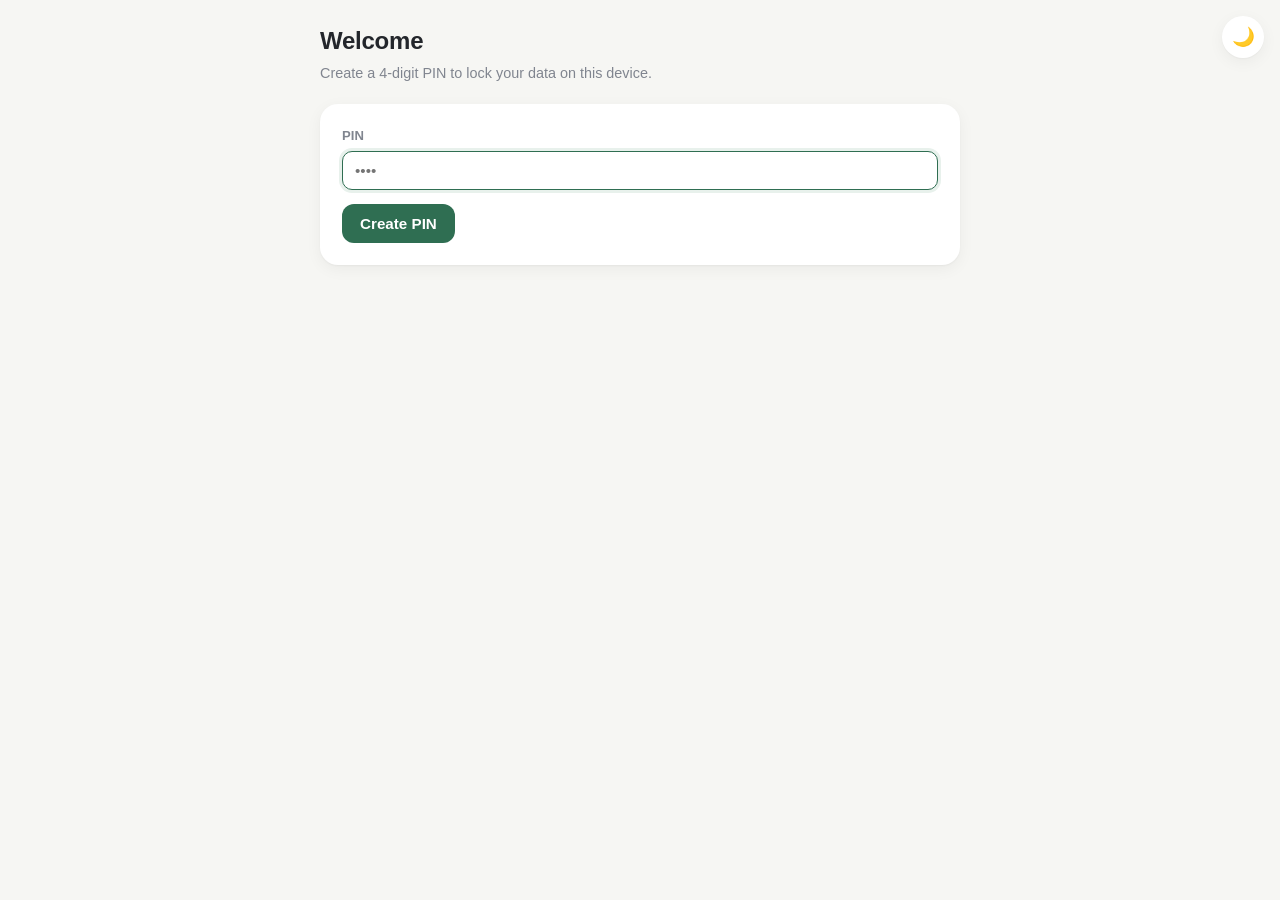
<file: budget-app/index.html>
<!DOCTYPE html>
<html lang="en">
<head>
<meta charset="UTF-8">
<meta name="viewport" content="width=device-width, initial-scale=1.0">
<title>My Budget</title>
<script>
  (function () {
    try {
      var t = localStorage.getItem("budgetApp.theme");
      if (t === "light" || t === "dark") document.documentElement.setAttribute("data-theme", t);
    } catch (e) {}
  })();
</script>
<style>
  :root {
    --bg: #f6f6f3;
    --card: #ffffff;
    --text: #23262b;
    --muted: #80858f;
    --border: #ededea;
    --accent: #2f6e52;
    --accent-dark: #23553f;
    --accent-soft: #e8f1ec;
    --accent-soft-hover: #dcebe3;
    --danger-soft: #fbeeec;
    --danger-soft-hover: #f6ddd9;
    --good: #2f6e52;
    --danger: #b8463a;
    --warning: #b8862f;
    --input-bg: #fbfbfa;
    --input-bg-focus: #ffffff;
    --toggle-bg: #eeeeec;
    --radius: 18px;
    --shadow: 0 1px 2px rgba(20, 20, 20, 0.04), 0 4px 16px rgba(20, 20, 20, 0.05);
  }
  @media (prefers-color-scheme: dark) {
    :root:not([data-theme="light"]) {
      --bg: #14161a;
      --card: #1d2024;
      --text: #eceef0;
      --muted: #949ba4;
      --border: #2b2f35;
      --accent: #4fae80;
      --accent-dark: #3f8f68;
      --accent-soft: #1d3328;
      --accent-soft-hover: #234233;
      --danger-soft: #3a2422;
      --danger-soft-hover: #452b28;
      --good: #4fae80;
      --danger: #e2756a;
      --warning: #d9a24f;
      --input-bg: #22262b;
      --input-bg-focus: #262b31;
      --toggle-bg: #24272c;
      --shadow: 0 1px 2px rgba(0, 0, 0, 0.4), 0 4px 16px rgba(0, 0, 0, 0.45);
    }
  }
  :root[data-theme="dark"] {
    --bg: #14161a;
    --card: #1d2024;
    --text: #eceef0;
    --muted: #949ba4;
    --border: #2b2f35;
    --accent: #4fae80;
    --accent-dark: #3f8f68;
    --accent-soft: #1d3328;
    --accent-soft-hover: #234233;
    --danger-soft: #3a2422;
    --danger-soft-hover: #452b28;
    --good: #4fae80;
    --danger: #e2756a;
    --warning: #d9a24f;
    --input-bg: #22262b;
    --input-bg-focus: #262b31;
    --toggle-bg: #24272c;
    --shadow: 0 1px 2px rgba(0, 0, 0, 0.4), 0 4px 16px rgba(0, 0, 0, 0.45);
  }
  * { box-sizing: border-box; }
  body {
    margin: 0;
    font-family: -apple-system, BlinkMacSystemFont, "Segoe UI", Roboto, Helvetica, Arial, sans-serif;
    background: var(--bg);
    color: var(--text);
    padding: 24px 20px;
    line-height: 1.45;
  }
  .wrap { max-width: 640px; margin: 0 auto; }
  h1 { font-size: 1.5rem; font-weight: 700; letter-spacing: -0.01em; margin: 0 0 4px; }
  h2 { font-size: 1rem; font-weight: 700; margin: 0 0 14px; }
  .subtitle { color: var(--muted); font-size: 0.9rem; margin: 0 0 20px; }
  .card {
    background: var(--card);
    border-radius: var(--radius);
    box-shadow: var(--shadow);
    padding: 22px;
    margin-bottom: 16px;
  }
  .row { display: flex; gap: 10px; flex-wrap: wrap; }
  .field { margin-bottom: 14px; }
  .field label {
    display: block;
    font-size: 0.82rem;
    font-weight: 600;
    margin-bottom: 6px;
    color: var(--muted);
  }
  input, select {
    width: 100%;
    padding: 10px 12px;
    border: 1px solid var(--border);
    border-radius: 10px;
    font-size: 0.95rem;
    background: var(--input-bg);
    color: var(--text);
  }
  input:focus, select:focus { outline: none; border-color: var(--accent); background: var(--input-bg-focus); box-shadow: 0 0 0 3px var(--accent-soft); }
  .btn {
    display: inline-block;
    padding: 11px 18px;
    border-radius: 12px;
    border: none;
    background: var(--accent);
    color: #fff;
    font-size: 0.95rem;
    font-weight: 600;
    cursor: pointer;
    transition: background 0.15s ease;
  }
  .btn:hover { background: var(--accent-dark); }
  .btn:disabled { background: var(--border); color: var(--muted); cursor: not-allowed; }
  .btn.secondary {
    background: var(--accent-soft);
    color: var(--accent-dark);
    border: none;
  }
  .btn.secondary:hover { background: var(--accent-soft-hover); }
  .btn.secondary.active { background: var(--accent); color: #fff; }
  .btn.small { padding: 7px 12px; font-size: 0.82rem; border-radius: 10px; }
  .btn.danger-outline {
    background: var(--danger-soft);
    color: var(--danger);
    border: none;
  }
  .btn.danger-outline:hover { background: var(--danger-soft-hover); }
  .toggle-group { display: flex; gap: 8px; margin-bottom: 16px; background: var(--toggle-bg); padding: 4px; border-radius: 14px; }
  .toggle-group button {
    flex: 1;
    padding: 10px;
    border-radius: 10px;
    border: none;
    background: transparent;
    font-size: 0.92rem;
    font-weight: 600;
    cursor: pointer;
    color: var(--muted);
    transition: background 0.15s ease, color 0.15s ease;
  }
  .toggle-group button.active {
    color: var(--text);
    background: var(--card);
    box-shadow: var(--shadow);
  }
  .theme-toggle {
    position: fixed;
    top: 16px;
    right: 16px;
    width: 42px;
    height: 42px;
    border-radius: 50%;
    border: none;
    background: var(--card);
    box-shadow: var(--shadow);
    font-size: 1.15rem;
    cursor: pointer;
    display: flex;
    align-items: center;
    justify-content: center;
    z-index: 50;
  }
  .switch-user-btn {
    position: fixed;
    top: 66px;
    right: 16px;
    z-index: 50;
  }
  .period-nav {
    display: flex;
    align-items: center;
    justify-content: space-between;
    margin-bottom: 10px;
  }
  .period-range { font-weight: 700; font-size: 1rem; }
  .period-meta { color: var(--muted); font-size: 0.85rem; margin-top: 2px; }
  .earnings {
    font-size: 2.2rem;
    font-weight: 700;
    color: var(--text);
    margin: 6px 0 2px;
  }
  .earnings-sub { color: var(--muted); font-size: 0.85rem; }
  table { width: 100%; border-collapse: collapse; margin-top: 10px; font-size: 0.9rem; }
  th, td { text-align: left; padding: 10px 6px; border-bottom: 1px solid var(--border); }
  th { color: var(--muted); font-weight: 600; font-size: 0.76rem; text-transform: uppercase; letter-spacing: 0.02em; }
  tr:last-child td { border-bottom: none; }
  .empty-note { color: var(--muted); font-size: 0.88rem; padding: 6px 0; }
  .top-bar { display: flex; justify-content: space-between; align-items: baseline; margin-bottom: 18px; }
  .hidden { display: none !important; }
  .inline-fields { display: flex; gap: 10px; }
  .inline-fields .field { flex: 1; }
  .card-header-row { display: flex; justify-content: space-between; align-items: center; margin-bottom: 14px; }
  .card-header-row h2 { margin: 0; }
  .collapsible { margin-bottom: 14px; padding-top: 2px; }
  .overview-top { display: flex; gap: 22px; align-items: center; flex-wrap: wrap; }
  .ring-col { display: flex; flex-direction: column; align-items: center; gap: 6px; }
  .ring-wrap { position: relative; width: 150px; height: 150px; flex-shrink: 0; }
  .ring-wrap svg { width: 150px; height: 150px; }
  .ring-label { position: absolute; inset: 0; display: flex; align-items: center; justify-content: center; font-size: 1.9rem; font-weight: 800; }
  .ring-caption { font-size: 0.82rem; color: var(--muted); }
  .stats-col { flex: 1; min-width: 180px; display: flex; flex-direction: column; gap: 16px; }
  .stat-row { display: flex; justify-content: space-between; align-items: baseline; gap: 10px; }
  .stat-label { font-size: 0.82rem; color: var(--muted); }
  .stat-value { font-weight: 700; font-size: 1.05rem; }
  .balance-value { font-size: 2rem; font-weight: 800; margin: 2px 0 0; }
  .balance-delta { font-size: 0.88rem; font-weight: 600; margin: 2px 0 8px; }
  .balance-edit-row { display: flex; gap: 8px; margin-top: 6px; }
  .balance-edit-row input { width: auto; flex: 1; }
  .progress-track { background: var(--toggle-bg); border-radius: 999px; height: 10px; overflow: hidden; }
  .progress-fill { background: var(--accent); height: 100%; border-radius: 999px; transition: width 0.2s ease; }
  .goal-item-row {
    display: flex;
    align-items: center;
    gap: 10px;
    padding: 9px 0;
    border-bottom: 1px solid var(--border);
    cursor: pointer;
  }
  .goal-item-row:last-child { border-bottom: none; }
  .goal-item-row input[type="checkbox"] {
    width: 19px;
    height: 19px;
    flex-shrink: 0;
    padding: 0;
    border-radius: 5px;
    accent-color: var(--accent);
    cursor: pointer;
  }
  .goal-item-name { flex: 1; font-size: 0.92rem; }
  .goal-item-cost { color: var(--muted); font-size: 0.88rem; white-space: nowrap; }
  .calendar-weekdays, .calendar-grid { display: grid; grid-template-columns: repeat(7, 1fr); gap: 4px; }
  .calendar-weekdays { margin-top: 14px; font-size: 0.7rem; color: var(--muted); text-align: center; font-weight: 600; }
  .calendar-grid { margin-top: 4px; }
  .cal-day {
    min-height: 62px;
    border-radius: 6px;
    padding: 4px 5px;
    font-size: 0.68rem;
    border: 1px solid var(--border);
    display: flex;
    flex-direction: column;
    gap: 2px;
    overflow: hidden;
    cursor: pointer;
    transition: transform 0.1s ease;
  }
  .cal-day:hover { transform: scale(1.05); }
  .cal-day.outside { opacity: 0.35; }
  .cal-day .cal-num { font-weight: 700; font-size: 0.75rem; }
  .cal-day .cal-spent, .cal-day .cal-hours, .cal-day .cal-paid {
    background: rgba(255, 255, 255, 0.82);
    border-radius: 4px;
    padding: 0 3px;
    width: fit-content;
  }
  .cal-day .cal-spent { color: var(--danger); }
  .cal-day .cal-hours { color: var(--accent); }
  .cal-day .cal-paid { color: var(--good); font-weight: 700; }
  .legend-row { display: flex; align-items: center; gap: 6px; font-size: 0.82rem; color: var(--muted); margin-top: 4px; }
  .legend-swatch { width: 14px; height: 14px; border-radius: 3px; border: 1px solid var(--border); flex-shrink: 0; }
  #welcomeSplash {
    position: fixed;
    inset: 0;
    background: var(--bg);
    display: flex;
    align-items: center;
    justify-content: center;
    z-index: 1000;
    transition: opacity 0.5s ease, visibility 0.5s ease;
  }
  #welcomeSplash.fade-out { opacity: 0; visibility: hidden; pointer-events: none; }
  .splash-content { text-align: center; animation: splashPop 0.6s ease; }
  .splash-logo {
    width: 72px;
    height: 72px;
    margin: 0 auto 10px;
    background-color: var(--text);
    -webkit-mask-image: url('logocash.png');
    mask-image: url('logocash.png');
    -webkit-mask-size: contain;
    mask-size: contain;
    -webkit-mask-repeat: no-repeat;
    mask-repeat: no-repeat;
    -webkit-mask-position: center;
    mask-position: center;
  }
  .splash-text { font-size: 1.3rem; font-weight: 700; color: var(--text); letter-spacing: -0.01em; }
  @keyframes splashPop {
    0% { opacity: 0; transform: translateY(8px) scale(0.96); }
    100% { opacity: 1; transform: translateY(0) scale(1); }
  }
</style>
</head>
<body>
<div id="welcomeSplash">
  <div class="splash-content">
    <div class="splash-logo" role="img" aria-label="My Budget logo"></div>
    <div class="splash-text" id="welcomeSplashText">Welcome</div>
  </div>
</div>
<button type="button" class="theme-toggle" id="themeToggleBtn" aria-label="Toggle dark mode">🌙</button>
<button type="button" class="btn secondary small switch-user-btn hidden" id="lockBtn">Lock</button>
<div class="wrap">

  <div class="toggle-group hidden" id="tabBar">
    <button type="button" id="tabHomeBtn">Home</button>
    <button type="button" id="tabGoalsBtn">Goals</button>
    <button type="button" id="tabCalendarBtn">Calendar</button>
  </div>

  <!-- SIGN IN VIEW -->
  <div id="signInView" class="hidden">
    <h1 id="signInHeading">Welcome</h1>
    <p class="subtitle" id="signInSubtitle">Create a 4-digit PIN to lock your data on this device.</p>
    <div class="card">
      <div class="field">
        <label for="pinInput">PIN</label>
        <input type="password" id="pinInput" inputmode="numeric" pattern="[0-9]*" maxlength="4" placeholder="••••" autocomplete="off">
      </div>
      <button class="btn" id="pinSubmitBtn">Create PIN</button>
      <button type="button" class="btn secondary small hidden" id="forgotPinBtn" style="margin-top:10px;">Forgot PIN? Reset it</button>
    </div>
  </div>

  <!-- SETUP VIEW -->
  <div id="setupView">
    <h1>Set Up Your Income</h1>
    <p class="subtitle">Tell us how you get paid. You can change this anytime.</p>

    <div class="card">
      <h2>Income type</h2>
      <div class="toggle-group">
        <button type="button" id="typeSalaryBtn">Salary</button>
        <button type="button" id="typeHourlyBtn">Hourly</button>
      </div>

      <div class="field">
        <label for="payFrequency">How often do you get paid?</label>
        <select id="payFrequency">
          <option value="weekly">Weekly</option>
          <option value="biweekly">Every 2 weeks</option>
          <option value="semimonthly">Twice a month</option>
          <option value="monthly">Monthly</option>
        </select>
      </div>

      <div class="field" id="field_weeklyDay">
        <label for="weeklyDay">Which day of the week do you get paid?</label>
        <select id="weeklyDay">
          <option value="0">Sunday</option>
          <option value="1">Monday</option>
          <option value="2">Tuesday</option>
          <option value="3">Wednesday</option>
          <option value="4">Thursday</option>
          <option value="5">Friday</option>
          <option value="6">Saturday</option>
        </select>
      </div>

      <div class="field" id="field_biweeklyAnchor">
        <label for="biweeklyAnchor">Enter a date you got paid (or will get paid) on</label>
        <input type="date" id="biweeklyAnchor">
      </div>

      <div class="field" id="field_semimonthlyDay">
        <label for="semimonthlyDay">First payday each month (day of month, 1–27). The second payday is assumed to be the last day of the month.</label>
        <input type="number" id="semimonthlyDay" min="1" max="27" value="15">
      </div>

      <div class="field" id="field_monthlyDay">
        <label for="monthlyDay">Payday each month</label>
        <select id="monthlyDay"></select>
      </div>

      <div class="field" id="field_salaryAmount">
        <label for="salaryAmount">Amount you get paid each paycheck ($)</label>
        <input type="number" id="salaryAmount" min="0" step="0.01" placeholder="e.g. 1500">
      </div>

      <div class="field" id="field_hourlyWage">
        <label for="hourlyWage">Your hourly wage ($/hour)</label>
        <input type="number" id="hourlyWage" min="0" step="0.01" placeholder="e.g. 22.50">
      </div>

      <button class="btn" id="saveSetupBtn" style="margin-top:6px;">Save</button>
      <button class="btn secondary hidden" id="cancelSetupBtn" style="margin-top:6px;">Cancel</button>
    </div>
  </div>

  <!-- BUDGET SETUP VIEW -->
  <div id="budgetView" class="hidden">
    <h1>Set Up Your Budget</h1>
    <p class="subtitle">Pick a starting point, then adjust categories as you like.</p>

    <div class="card">
      <h2>Quick presets</h2>
      <div class="toggle-group" style="flex-wrap:wrap;">
        <button type="button" class="btn secondary small" id="preset503020" style="flex:1 1 30%;">50/30/20 Rule</button>
        <button type="button" class="btn secondary small" id="presetSavingFocus" style="flex:1 1 30%;">Saving Focus</button>
        <button type="button" class="btn secondary small" id="presetNonSavingFocus" style="flex:1 1 30%;">Non-Saving Focus</button>
      </div>
    </div>

    <div class="card">
      <h2>Categories</h2>
      <div id="categoryRows"></div>
      <button type="button" class="btn secondary small" id="addCategoryBtn">+ Add category</button>
      <div class="period-meta" id="budgetDraftSummary" style="margin-top:14px;"></div>
    </div>

    <button class="btn" id="saveBudgetBtn" style="margin-top:6px;">Save budget</button>
    <button class="btn secondary hidden" id="cancelBudgetBtn" style="margin-top:6px;">Cancel</button>
  </div>

  <!-- HOME VIEW -->
  <div id="dashboardView" class="hidden">
    <div class="top-bar">
      <div>
        <h1>My Budget</h1>
        <p class="subtitle" id="incomeSummary"></p>
      </div>
      <div style="display:flex; gap:8px;">
        <button class="btn secondary small" id="editBudgetBtn">Edit budget</button>
        <button class="btn secondary small" id="editSettingsBtn">Edit settings</button>
      </div>
    </div>

    <div class="card">
      <div class="overview-top">
        <div class="ring-col">
          <div class="ring-wrap">
            <svg viewBox="0 0 110 110">
              <circle cx="55" cy="55" r="48" fill="none" stroke="#e3e5e8" stroke-width="10"></circle>
              <circle id="budgetRingProgress" cx="55" cy="55" r="48" fill="none" stroke-width="10" stroke-linecap="round" transform="rotate(-90 55 55)"></circle>
            </svg>
            <div class="ring-label" id="budgetRingLabel">0%</div>
          </div>
          <div class="ring-caption">Budget used</div>
        </div>
        <div class="stats-col">
          <div class="stat-row">
            <span class="stat-label">Next paycheck</span>
            <span class="stat-value" id="nextPaycheckValue"></span>
          </div>
          <div>
            <span class="stat-label">Account balance</span>
            <div class="balance-value" id="accountBalanceValue"></div>
            <div class="balance-delta" id="accountBalanceDelta"></div>
            <div class="balance-edit-row">
              <input type="number" id="balanceEditInput" step="0.01">
              <button type="button" class="btn secondary small" id="saveBalanceBtn">Update</button>
            </div>
          </div>
        </div>
      </div>
    </div>

    <div class="card" id="homeGoalsCard">
      <div class="card-header-row">
        <h2>Goals</h2>
        <button type="button" class="btn secondary small" id="viewGoalsBtn">View goals</button>
      </div>
      <div id="homeGoalsList"></div>
      <div class="empty-note hidden" id="homeGoalsEmptyNote">No goals yet — add one in the Goals tab.</div>
    </div>

    <div class="card">
      <div class="period-nav">
        <button class="btn secondary small" id="prevPeriodBtn">&larr; Prev</button>
        <div style="text-align:center;">
          <div class="period-range" id="periodRange"></div>
          <div class="period-meta" id="periodPayday"></div>
        </div>
        <button class="btn secondary small" id="nextPeriodBtn">Next &rarr;</button>
      </div>
      <hr style="border:none;border-top:1px solid var(--border); margin: 14px 0;">
      <div class="earnings" id="periodEarnings">$0.00</div>
      <div class="earnings-sub" id="periodEarningsDetail"></div>
    </div>

    <div class="card" id="budgetCard">
      <h2>Budget for this period</h2>
      <table id="budgetTable">
        <thead>
          <tr><th>Category</th><th>Type</th><th>Allocated</th><th>Spent</th><th>Remaining</th></tr>
        </thead>
        <tbody id="budgetTableBody"></tbody>
      </table>
      <div class="empty-note hidden" id="budgetEmptyNote">No budget set yet.</div>
      <div class="period-meta" id="budgetDashboardSummary" style="margin-top:10px;"></div>
    </div>

    <div class="card" id="expensesCard">
      <div class="card-header-row">
        <h2>Expenses</h2>
        <button type="button" class="btn secondary small" id="toggleExpenseFormBtn">+ Add expense</button>
      </div>
      <div class="collapsible hidden" id="expenseFormWrap">
        <div class="field">
          <label for="expenseDate">Date</label>
          <input type="date" id="expenseDate">
        </div>
        <div class="inline-fields">
          <div class="field">
            <label for="expenseCategory">Category</label>
            <select id="expenseCategory"></select>
          </div>
          <div class="field">
            <label for="expenseAmount">Amount ($)</label>
            <input type="number" id="expenseAmount" min="0" step="0.01" placeholder="e.g. 45">
          </div>
        </div>
        <div class="field">
          <label for="expenseNote">Note (optional)</label>
          <input type="text" id="expenseNote" placeholder="e.g. Groceries">
        </div>
        <button class="btn" id="addExpenseBtn">Add expense</button>
      </div>

      <table id="expensesTable">
        <thead>
          <tr><th>Date</th><th>Category</th><th>Amount</th><th>Note</th><th></th></tr>
        </thead>
        <tbody id="expensesTableBody"></tbody>
      </table>
      <div class="empty-note hidden" id="expensesEmptyNote">No expenses logged for this pay period yet.</div>
    </div>

    <div class="card" id="hoursCard">
      <div class="card-header-row">
        <h2>Shifts</h2>
        <button type="button" class="btn secondary small" id="toggleShiftFormBtn">+ Add shift</button>
      </div>
      <div class="collapsible hidden" id="shiftFormWrap">
        <div class="field">
          <label for="hoursDate">Date</label>
          <input type="date" id="hoursDate">
        </div>
        <div class="inline-fields">
          <div class="field">
            <label for="timeIn">Time in</label>
            <select id="timeIn"></select>
          </div>
          <div class="field">
            <label for="timeOut">Time out</label>
            <select id="timeOut"></select>
          </div>
        </div>
        <button class="btn" id="addHoursBtn">Add shift</button>
      </div>

      <table id="hoursTable">
        <thead>
          <tr><th>Date</th><th>Time in</th><th>Time out</th><th>Hours</th><th></th></tr>
        </thead>
        <tbody id="hoursTableBody"></tbody>
      </table>
      <div class="empty-note hidden" id="hoursEmptyNote">No shifts logged for this pay period yet.</div>
    </div>
  </div>

  <!-- GOALS VIEW -->
  <div id="goalsView" class="hidden">
    <div class="top-bar">
      <div>
        <h1>Goals</h1>
        <p class="subtitle">Save toward something specific, and check off items as you get them.</p>
      </div>
    </div>

    <div class="card">
      <div class="card-header-row">
        <h2>New goal</h2>
        <button type="button" class="btn secondary small" id="toggleGoalFormBtn">+ Add goal</button>
      </div>
      <div class="collapsible hidden" id="goalFormWrap">
        <div class="field">
          <label for="goalName">Goal name</label>
          <input type="text" id="goalName" placeholder="e.g. Snowboarding gear">
        </div>
        <label>Items needed</label>
        <p class="period-meta" style="margin-top:-4px;">Add what you need for this goal — their cost adds up to the goal's total price.</p>
        <div id="goalDraftItemRows"></div>
        <button type="button" class="btn secondary small" id="addGoalItemRowBtn">+ Add item</button>
        <div class="period-meta" id="goalDraftTotal" style="margin:14px 0;">Total: $0.00</div>
        <button class="btn" id="addGoalBtn">Save goal</button>
      </div>
    </div>

    <div id="goalsList"></div>
    <div class="empty-note hidden" id="goalsEmptyNote">No goals yet — add one above.</div>
  </div>

  <!-- CALENDAR VIEW -->
  <div id="calendarView" class="hidden">
    <div class="top-bar">
      <h1>Calendar</h1>
    </div>

    <div class="card">
      <div class="period-nav">
        <button class="btn secondary small" id="prevMonthBtn">&larr; Prev</button>
        <div class="period-range" id="calendarMonthLabel"></div>
        <button class="btn secondary small" id="nextMonthBtn">Next &rarr;</button>
      </div>
      <div class="calendar-weekdays" id="calendarWeekdays"></div>
      <div class="calendar-grid" id="calendarGrid"></div>
      <div class="period-meta" style="margin-top:10px;">Click any day to see that week's stats.</div>
    </div>

    <div class="card hidden" id="weekDetailCard">
      <h2 id="weekDetailRange"></h2>
      <div class="period-meta" id="weekDetailStatus" style="margin-bottom:12px;"></div>
      <div class="stats-col">
        <div class="stat-row">
          <span class="stat-label">Spent</span>
          <span class="stat-value" id="weekDetailSpent"></span>
        </div>
        <div class="stat-row">
          <span class="stat-label">Budgeted</span>
          <span class="stat-value" id="weekDetailBudgeted"></span>
        </div>
        <div class="stat-row hidden" id="weekDetailHoursRow">
          <span class="stat-label">Hours worked</span>
          <span class="stat-value" id="weekDetailHours"></span>
        </div>
        <div class="stat-row hidden" id="weekDetailPaidRow">
          <span class="stat-label">Paycheck received</span>
          <span class="stat-value" id="weekDetailPaid"></span>
        </div>
      </div>
    </div>

    <div class="card">
      <h2>Legend</h2>
      <div class="legend-row"><span class="cal-spent">-$12</span> spent that day · <span class="cal-hours">4h</span> worked that day · <span class="cal-paid">+$400</span> paycheck received</div>
      <div class="legend-row"><span class="legend-swatch" style="background:rgb(34,139,34);"></span> week well under budget</div>
      <div class="legend-row"><span class="legend-swatch" style="background:#fff;"></span> week right on budget</div>
      <div class="legend-row"><span class="legend-swatch" style="background:rgb(220,38,38);"></span> week well over budget</div>
    </div>
  </div>

</div>

<script>
(function () {
  "use strict";

  var STORAGE_PIN = "budgetApp.pin";
  var currentUsername = "default"; // single local account on this device — the PIN is just a lock, not an identity
  function nsKey(suffix) { return "budgetApp.user." + currentUsername + "." + suffix; }

  // One-time cleanup: an earlier version namespaced data per typed username.
  // Fold any of that into the single "default" account so nothing is stranded
  // behind a username someone no longer remembers typing.
  (function migrateLegacyUsernamedData() {
    try {
      var re = /^budgetApp\.user\.([^.]+)\.(.+)$/;
      Object.keys(localStorage).forEach(function (key) {
        var m = key.match(re);
        if (m && m[1] !== "default") {
          var newKey = "budgetApp.user.default." + m[2];
          if (localStorage.getItem(newKey) === null) {
            localStorage.setItem(newKey, localStorage.getItem(key));
          }
          localStorage.removeItem(key);
        }
      });
      localStorage.removeItem("budgetApp.currentUser");
    } catch (e) {}
  })();

  function loadPin() {
    try { return localStorage.getItem(STORAGE_PIN); } catch (e) { return null; }
  }
  function savePin(pin) {
    try { localStorage.setItem(STORAGE_PIN, pin); } catch (e) {}
  }
  function clearPin() {
    try { localStorage.removeItem(STORAGE_PIN); } catch (e) {}
  }

  var config = loadConfig();
  var entries = loadEntries();
  var accountBalance = loadBalance();
  var previousBalance = loadPreviousBalance();
  var expenses = loadExpenses();
  var refDate = startOfDay(new Date()); // drives which pay period is shown

  // ---------- storage ----------
  function loadConfig() {
    try {
      var raw = localStorage.getItem(nsKey("incomeConfig"));
      return raw ? JSON.parse(raw) : null;
    } catch (e) { return null; }
  }
  function saveConfig(cfg) {
    config = cfg;
    localStorage.setItem(nsKey("incomeConfig"), JSON.stringify(cfg));
  }
  function loadEntries() {
    try {
      var raw = localStorage.getItem(nsKey("hourEntries"));
      return raw ? JSON.parse(raw) : [];
    } catch (e) { return []; }
  }
  function saveEntries() {
    localStorage.setItem(nsKey("hourEntries"), JSON.stringify(entries));
  }
  function loadBudgetConfig() {
    try {
      var raw = localStorage.getItem(nsKey("budgetConfig"));
      return raw ? JSON.parse(raw) : null;
    } catch (e) { return null; }
  }
  function saveBudgetConfig(cfg) {
    localStorage.setItem(nsKey("budgetConfig"), JSON.stringify(cfg));
  }
  function loadBalance() {
    try {
      var raw = localStorage.getItem(nsKey("accountBalance"));
      return raw !== null ? Number(raw) : 0;
    } catch (e) { return 0; }
  }
  function saveBalance() {
    localStorage.setItem(nsKey("accountBalance"), String(accountBalance));
  }
  function loadPreviousBalance() {
    try {
      var raw = localStorage.getItem(nsKey("previousBalance"));
      return raw !== null ? Number(raw) : accountBalance;
    } catch (e) { return accountBalance; }
  }
  function savePreviousBalance() {
    localStorage.setItem(nsKey("previousBalance"), String(previousBalance));
  }
  function setAccountBalance(newValue) {
    previousBalance = accountBalance;
    accountBalance = newValue;
    saveBalance();
    savePreviousBalance();
  }
  function loadExpenses() {
    try {
      var raw = localStorage.getItem(nsKey("expenses"));
      return raw ? JSON.parse(raw) : [];
    } catch (e) { return []; }
  }
  function saveExpenses() {
    localStorage.setItem(nsKey("expenses"), JSON.stringify(expenses));
  }
  function loadGoals() {
    try {
      var raw = localStorage.getItem(nsKey("goals"));
      return raw ? JSON.parse(raw) : [];
    } catch (e) { return []; }
  }
  function saveGoals(goals) {
    localStorage.setItem(nsKey("goals"), JSON.stringify(goals));
  }
  function genId() { return Date.now() + "-" + Math.random().toString(36).slice(2); }

  // ---------- date helpers ----------
  function startOfDay(d) { var r = new Date(d); r.setHours(0,0,0,0); return r; }
  function addDays(d, n) { var r = new Date(d); r.setDate(r.getDate() + n); return r; }
  function daysBetween(a, b) { return Math.round((startOfDay(b) - startOfDay(a)) / 86400000); }
  function daysInMonth(y, m) { return new Date(y, m + 1, 0).getDate(); }
  function resolveDayInMonth(y, m, day) {
    // handles month overflow/underflow and "last" sentinel
    while (m < 0) { m += 12; y -= 1; }
    while (m > 11) { m -= 12; y += 1; }
    if (day === "last") return new Date(y, m + 1, 0);
    var d = Math.min(Number(day), daysInMonth(y, m));
    return new Date(y, m, d);
  }
  function fmtDate(d) {
    return d.toLocaleDateString(undefined, { month: "short", day: "numeric", year: "numeric" });
  }
  function toISODate(d) {
    var y = d.getFullYear(), m = String(d.getMonth()+1).padStart(2,"0"), day = String(d.getDate()).padStart(2,"0");
    return y + "-" + m + "-" + day;
  }
  // Parses a "YYYY-MM-DD" string as a local-time date. Using `new Date(str)`
  // directly parses date-only strings as UTC, which can shift the date by a
  // day in timezones behind UTC — enough to push a just-logged entry out of
  // the pay period currently on screen, making it look like it never saved.
  function parseISODate(s) {
    var parts = s.split("-");
    return new Date(Number(parts[0]), Number(parts[1]) - 1, Number(parts[2]));
  }
  function fmtMoney(n) {
    return "$" + (Math.round(n * 100) / 100).toLocaleString(undefined, { minimumFractionDigits: 2, maximumFractionDigits: 2 });
  }
  function sameDate(a, b) { return toISODate(a) === toISODate(b); }
  function sumExpensesOnDate(d) {
    var iso = toISODate(d);
    return expenses.filter(function (e) { return e.date === iso; })
      .reduce(function (sum, e) { return sum + Number(e.amount); }, 0);
  }
  function sumHoursOnDate(d) {
    var iso = toISODate(d);
    return entries.filter(function (e) { return e.date === iso; })
      .reduce(function (sum, e) { return sum + Number(e.hours); }, 0);
  }
  function categoryNameById(categories, id) {
    var found = categories.filter(function (c) { return c.id === id; })[0];
    return found ? found.name : "Uncategorized";
  }

  // ---------- time-of-day helpers (for clock in / clock out dropdowns) ----------
  function fmtTime(minutesTotal) {
    var hh = Math.floor(minutesTotal / 60) % 24, mm = minutesTotal % 60;
    var period = hh >= 12 ? "PM" : "AM";
    var h12 = hh % 12; if (h12 === 0) h12 = 12;
    return h12 + ":" + String(mm).padStart(2, "0") + " " + period;
  }
  function timeValueToMinutes(val) {
    var parts = val.split(":");
    return Number(parts[0]) * 60 + Number(parts[1]);
  }
  function hoursBetween(timeInVal, timeOutVal) {
    var inM = timeValueToMinutes(timeInVal), outM = timeValueToMinutes(timeOutVal);
    var diff = outM - inM;
    if (diff <= 0) diff += 24 * 60; // overnight shift
    return diff / 60;
  }

  // ---------- pay period calculation ----------
  // Returns {start: Date, end: Date, payday: Date} for the period containing `date`.
  function computePeriod(cfg, date) {
    date = startOfDay(date);
    if (cfg.frequency === "weekly") {
      var dow = Number(cfg.weeklyDay);
      var diff = (dow - date.getDay() + 7) % 7;
      var end = addDays(date, diff);
      var start = addDays(end, -6);
      return { start: start, end: end, payday: end };
    }
    if (cfg.frequency === "biweekly") {
      var anchor = startOfDay(parseISODate(cfg.biweeklyAnchor));
      var diffDays = daysBetween(anchor, date);
      var mod = ((diffDays % 14) + 14) % 14;
      var untilPayday = (14 - mod) % 14;
      var end2 = addDays(date, untilPayday);
      var start2 = addDays(end2, -13);
      return { start: start2, end: end2, payday: end2 };
    }
    if (cfg.frequency === "semimonthly") {
      var y = date.getFullYear(), m = date.getMonth();
      var day1Date = resolveDayInMonth(y, m, cfg.semimonthlyDay);
      if (date <= day1Date) {
        return { start: new Date(y, m, 1), end: day1Date, payday: day1Date };
      } else {
        var lastDate = resolveDayInMonth(y, m, "last");
        return { start: addDays(day1Date, 1), end: lastDate, payday: lastDate };
      }
    }
    if (cfg.frequency === "monthly") {
      var y2 = date.getFullYear(), m2 = date.getMonth();
      var candidate = resolveDayInMonth(y2, m2, cfg.monthlyDay);
      if (date <= candidate) {
        var prevCandidate = resolveDayInMonth(y2, m2 - 1, cfg.monthlyDay);
        return { start: addDays(prevCandidate, 1), end: candidate, payday: candidate };
      } else {
        var nextCandidate = resolveDayInMonth(y2, m2 + 1, cfg.monthlyDay);
        return { start: addDays(candidate, 1), end: nextCandidate, payday: nextCandidate };
      }
    }
    throw new Error("Unknown frequency");
  }

  // ---------- budget presets & categories ----------
  var BUDGET_PRESETS = {
    fiftyThirtyTwenty: [
      { name: "Needs", mode: "percent", value: 50 },
      { name: "Wants", mode: "percent", value: 30 },
      { name: "Savings", mode: "percent", value: 20 }
    ],
    savingFocus: [
      { name: "Needs", mode: "percent", value: 40 },
      { name: "Wants", mode: "percent", value: 20 },
      { name: "Savings", mode: "percent", value: 40 }
    ],
    nonSavingFocus: [
      { name: "Needs", mode: "percent", value: 60 },
      { name: "Wants", mode: "percent", value: 40 },
      { name: "Savings", mode: "percent", value: 0 }
    ]
  };

  function categoryAmount(cat, income) {
    if (cat.mode === "percent") return income * (Number(cat.value) || 0) / 100;
    return Number(cat.value) || 0;
  }

  function computePeriodIncome(period) {
    if (config.type === "salary") return config.salaryAmount;
    var periodEntries = entries.filter(function (e) {
      var d = startOfDay(parseISODate(e.date));
      return d >= period.start && d <= period.end;
    });
    var totalHours = periodEntries.reduce(function (sum, e) { return sum + Number(e.hours); }, 0);
    return totalHours * config.hourlyWage;
  }

  // ---------- progress ring ----------
  var RING_RADIUS = 48;
  var RING_CIRCUMFERENCE = 2 * Math.PI * RING_RADIUS;
  function updateBudgetRing(percent) {
    var clamped = Math.max(0, Math.min(percent, 100));
    var offset = RING_CIRCUMFERENCE * (1 - clamped / 100);
    var ring = document.getElementById("budgetRingProgress");
    ring.style.strokeDasharray = RING_CIRCUMFERENCE;
    ring.style.strokeDashoffset = offset;
    var color = percent > 100 ? "var(--danger)" : percent >= 80 ? "var(--warning)" : "var(--good)";
    ring.style.stroke = color;
    var label = document.getElementById("budgetRingLabel");
    label.textContent = Math.round(percent) + "%";
    label.style.color = color;
  }

  // ---------- week performance color (for the calendar) ----------
  function mixColor(from, to, frac) {
    var r = Math.round(from[0] + (to[0] - from[0]) * frac);
    var g = Math.round(from[1] + (to[1] - from[1]) * frac);
    var b = Math.round(from[2] + (to[2] - from[2]) * frac);
    return "rgb(" + r + "," + g + "," + b + ")";
  }
  function weekColor(ratio) {
    if (ratio === null) return "transparent";
    var diff = 1 - ratio; // >0 means under budget (good), <0 means over budget (bad)
    var t = Math.max(-1, Math.min(1, diff));
    var to = t >= 0 ? [34, 139, 34] : [220, 38, 38];
    return mixColor([255, 255, 255], to, Math.abs(t));
  }

  var draftCategories = [];
  var categoryRowsEl = document.getElementById("categoryRows");

  function applyPreset(key) {
    draftCategories = BUDGET_PRESETS[key].map(function (c) {
      return { id: genId(), name: c.name, mode: c.mode, value: c.value };
    });
    renderCategoryRows();
  }

  function renderCategoryRows() {
    categoryRowsEl.innerHTML = "";
    draftCategories.forEach(function (cat, idx) {
      var row = document.createElement("div");
      row.style.display = "flex";
      row.style.gap = "8px";
      row.style.alignItems = "flex-end";
      row.style.marginBottom = "10px";

      var nameField = document.createElement("div");
      nameField.className = "field"; nameField.style.flex = "2"; nameField.style.marginBottom = "0";
      var nameLabel = document.createElement("label"); nameLabel.textContent = "Category";
      var nameInput = document.createElement("input");
      nameInput.type = "text"; nameInput.value = cat.name; nameInput.placeholder = "e.g. Rent";
      nameInput.addEventListener("input", function () { cat.name = nameInput.value; });
      nameField.appendChild(nameLabel); nameField.appendChild(nameInput);

      var modeField = document.createElement("div");
      modeField.className = "field"; modeField.style.flex = "1"; modeField.style.marginBottom = "0";
      var modeLabel = document.createElement("label"); modeLabel.textContent = "Type";
      var modeSelect = document.createElement("select");
      var pOpt = document.createElement("option"); pOpt.value = "percent"; pOpt.textContent = "% of income";
      var fOpt = document.createElement("option"); fOpt.value = "fixed"; fOpt.textContent = "$ fixed";
      modeSelect.appendChild(pOpt); modeSelect.appendChild(fOpt);
      modeSelect.value = cat.mode;
      modeField.appendChild(modeLabel); modeField.appendChild(modeSelect);

      var valueField = document.createElement("div");
      valueField.className = "field"; valueField.style.flex = "1"; valueField.style.marginBottom = "0";
      var valueLabel = document.createElement("label");
      valueLabel.textContent = cat.mode === "percent" ? "Percent" : "Amount ($)";
      var valueInput = document.createElement("input");
      valueInput.type = "number"; valueInput.min = "0";
      valueInput.step = cat.mode === "percent" ? "1" : "0.01";
      valueInput.value = cat.value;
      valueInput.addEventListener("input", function () {
        cat.value = Number(valueInput.value) || 0;
        updateBudgetDraftSummary();
      });
      valueField.appendChild(valueLabel); valueField.appendChild(valueInput);

      modeSelect.addEventListener("change", function () {
        cat.mode = modeSelect.value;
        valueLabel.textContent = cat.mode === "percent" ? "Percent" : "Amount ($)";
        valueInput.step = cat.mode === "percent" ? "1" : "0.01";
        updateBudgetDraftSummary();
      });

      var delBtn = document.createElement("button");
      delBtn.type = "button"; delBtn.className = "btn danger-outline small"; delBtn.textContent = "Remove";
      delBtn.style.marginBottom = "0";
      delBtn.addEventListener("click", function () {
        draftCategories.splice(idx, 1);
        renderCategoryRows();
      });

      row.appendChild(nameField); row.appendChild(modeField); row.appendChild(valueField); row.appendChild(delBtn);
      categoryRowsEl.appendChild(row);
    });
    updateBudgetDraftSummary();
  }

  function updateBudgetDraftSummary() {
    var period = computePeriod(config, startOfDay(new Date()));
    var income = computePeriodIncome(period);
    var total = draftCategories.reduce(function (sum, c) { return sum + categoryAmount(c, income); }, 0);
    var remaining = income - total;
    document.getElementById("budgetDraftSummary").textContent =
      "Allocated " + fmtMoney(total) + " of " + fmtMoney(income) + " for the current pay period — " +
      (remaining >= 0 ? fmtMoney(remaining) + " unallocated" : fmtMoney(Math.abs(remaining)) + " over budget");
  }

  document.getElementById("preset503020").addEventListener("click", function () { applyPreset("fiftyThirtyTwenty"); });
  document.getElementById("presetSavingFocus").addEventListener("click", function () { applyPreset("savingFocus"); });
  document.getElementById("presetNonSavingFocus").addEventListener("click", function () { applyPreset("nonSavingFocus"); });
  document.getElementById("addCategoryBtn").addEventListener("click", function () {
    draftCategories.push({ id: genId(), name: "", mode: "percent", value: 0 });
    renderCategoryRows();
  });

  document.getElementById("saveBudgetBtn").addEventListener("click", function () {
    for (var i = 0; i < draftCategories.length; i++) {
      var c = draftCategories[i];
      if (!c.name || !c.name.trim()) { alert("Give every category a name."); return; }
      if (c.value == null || isNaN(c.value) || c.value < 0) { alert("Enter a valid amount for " + c.name + "."); return; }
    }
    var cleaned = draftCategories.map(function (c) {
      return { id: c.id, name: c.name.trim(), mode: c.mode, value: Number(c.value) };
    });
    saveBudgetConfig({ categories: cleaned });
    showDashboard();
  });

  document.getElementById("cancelBudgetBtn").addEventListener("click", function () {
    if (loadBudgetConfig()) showDashboard();
  });

  // ---------- setup view wiring ----------
  var typeSalaryBtn = document.getElementById("typeSalaryBtn");
  var typeHourlyBtn = document.getElementById("typeHourlyBtn");
  var selectedType = "salary";

  var monthlyDaySelect = document.getElementById("monthlyDay");
  for (var i = 1; i <= 31; i++) {
    var opt = document.createElement("option");
    opt.value = String(i);
    opt.textContent = ordinal(i);
    monthlyDaySelect.appendChild(opt);
  }
  var lastOpt = document.createElement("option");
  lastOpt.value = "last";
  lastOpt.textContent = "Last day of month";
  monthlyDaySelect.appendChild(lastOpt);

  var timeInSelect = document.getElementById("timeIn");
  var timeOutSelect = document.getElementById("timeOut");
  [timeInSelect, timeOutSelect].forEach(function (select) {
    for (var t = 0; t < 24 * 60; t += 15) {
      var tOpt = document.createElement("option");
      tOpt.value = String(Math.floor(t / 60)).padStart(2, "0") + ":" + String(t % 60).padStart(2, "0");
      tOpt.textContent = fmtTime(t);
      select.appendChild(tOpt);
    }
  });
  timeInSelect.value = "09:00";
  timeOutSelect.value = "17:00";

  function ordinal(n) {
    var s = ["th", "st", "nd", "rd"], v = n % 100;
    return n + (s[(v - 20) % 10] || s[v] || s[0]);
  }

  function setType(t) {
    selectedType = t;
    typeSalaryBtn.classList.toggle("active", t === "salary");
    typeHourlyBtn.classList.toggle("active", t === "hourly");
    document.getElementById("field_salaryAmount").classList.toggle("hidden", t !== "salary");
    document.getElementById("field_hourlyWage").classList.toggle("hidden", t !== "hourly");
  }
  typeSalaryBtn.addEventListener("click", function () { setType("salary"); });
  typeHourlyBtn.addEventListener("click", function () { setType("hourly"); });

  var payFrequencySelect = document.getElementById("payFrequency");
  function updateFrequencyFields() {
    var f = payFrequencySelect.value;
    document.getElementById("field_weeklyDay").classList.toggle("hidden", f !== "weekly");
    document.getElementById("field_biweeklyAnchor").classList.toggle("hidden", f !== "biweekly");
    document.getElementById("field_semimonthlyDay").classList.toggle("hidden", f !== "semimonthly");
    document.getElementById("field_monthlyDay").classList.toggle("hidden", f !== "monthly");
  }
  payFrequencySelect.addEventListener("change", updateFrequencyFields);

  document.getElementById("saveSetupBtn").addEventListener("click", function () {
    var frequency = payFrequencySelect.value;
    var cfg = { type: selectedType, frequency: frequency };

    if (frequency === "weekly") cfg.weeklyDay = document.getElementById("weeklyDay").value;
    if (frequency === "biweekly") {
      var anchorVal = document.getElementById("biweeklyAnchor").value;
      if (!anchorVal) { alert("Please enter a payday date."); return; }
      cfg.biweeklyAnchor = anchorVal;
    }
    if (frequency === "semimonthly") {
      var sday = Number(document.getElementById("semimonthlyDay").value);
      if (!sday || sday < 1 || sday > 27) { alert("Enter a day of month between 1 and 27."); return; }
      cfg.semimonthlyDay = sday;
    }
    if (frequency === "monthly") cfg.monthlyDay = monthlyDaySelect.value;

    if (selectedType === "salary") {
      var amt = Number(document.getElementById("salaryAmount").value);
      if (!amt || amt <= 0) { alert("Enter the amount you get paid each paycheck."); return; }
      cfg.salaryAmount = amt;
    } else {
      var wage = Number(document.getElementById("hourlyWage").value);
      if (!wage || wage <= 0) { alert("Enter your hourly wage."); return; }
      cfg.hourlyWage = wage;
    }

    saveConfig(cfg);
    refDate = startOfDay(new Date());
    if (loadBudgetConfig()) showDashboard();
    else showBudgetSetup(false);
  });

  document.getElementById("cancelSetupBtn").addEventListener("click", function () {
    if (config) showDashboard();
  });

  function populateSetupForm(cfg) {
    setType(cfg.type);
    payFrequencySelect.value = cfg.frequency;
    updateFrequencyFields();
    if (cfg.frequency === "weekly") document.getElementById("weeklyDay").value = cfg.weeklyDay;
    if (cfg.frequency === "biweekly") document.getElementById("biweeklyAnchor").value = cfg.biweeklyAnchor;
    if (cfg.frequency === "semimonthly") document.getElementById("semimonthlyDay").value = cfg.semimonthlyDay;
    if (cfg.frequency === "monthly") monthlyDaySelect.value = cfg.monthlyDay;
    if (cfg.type === "salary") document.getElementById("salaryAmount").value = cfg.salaryAmount;
    else document.getElementById("hourlyWage").value = cfg.hourlyWage;
  }

  // ---------- view wiring ----------
  var signInView = document.getElementById("signInView");
  var setupView = document.getElementById("setupView");
  var budgetView = document.getElementById("budgetView");
  var dashboardView = document.getElementById("dashboardView");
  var calendarView = document.getElementById("calendarView");
  var goalsView = document.getElementById("goalsView");
  var tabBar = document.getElementById("tabBar");
  var tabHomeBtn = document.getElementById("tabHomeBtn");
  var tabGoalsBtn = document.getElementById("tabGoalsBtn");
  var tabCalendarBtn = document.getElementById("tabCalendarBtn");
  var lockBtn = document.getElementById("lockBtn");

  function hideAllViews() {
    signInView.classList.add("hidden");
    setupView.classList.add("hidden");
    budgetView.classList.add("hidden");
    dashboardView.classList.add("hidden");
    calendarView.classList.add("hidden");
    goalsView.classList.add("hidden");
  }

  function showPinGate() {
    hideAllViews();
    tabBar.classList.add("hidden");
    lockBtn.classList.add("hidden");
    signInView.classList.remove("hidden");
    var pinInput = document.getElementById("pinInput");
    pinInput.value = "";
    if (loadPin()) {
      document.getElementById("signInHeading").textContent = "Welcome back";
      document.getElementById("signInSubtitle").textContent = "Enter your 4-digit PIN to unlock your data.";
      document.getElementById("pinSubmitBtn").textContent = "Unlock";
      document.getElementById("forgotPinBtn").classList.remove("hidden");
    } else {
      document.getElementById("signInHeading").textContent = "Welcome";
      document.getElementById("signInSubtitle").textContent = "Create a 4-digit PIN to lock your data on this device.";
      document.getElementById("pinSubmitBtn").textContent = "Create PIN";
      document.getElementById("forgotPinBtn").classList.add("hidden");
    }
    pinInput.focus();
  }

  function routeToApp() {
    lockBtn.classList.remove("hidden");
    if (config) {
      if (loadBudgetConfig()) showDashboard();
      else showBudgetSetup(false);
    } else {
      showSetup(false);
    }
  }

  function completePinSubmit() {
    var pinInput = document.getElementById("pinInput");
    var pin = pinInput.value.trim();
    if (!/^\d{4}$/.test(pin)) { alert("Enter a 4-digit PIN."); return; }
    var existingPin = loadPin();
    if (existingPin) {
      if (pin !== existingPin) { alert("That PIN doesn't match. Try again."); pinInput.value = ""; pinInput.focus(); return; }
    } else {
      savePin(pin);
    }
    routeToApp();
  }

  document.getElementById("pinSubmitBtn").addEventListener("click", completePinSubmit);
  document.getElementById("pinInput").addEventListener("keydown", function (e) {
    if (e.key === "Enter") completePinSubmit();
  });
  document.getElementById("pinInput").addEventListener("input", function () {
    this.value = this.value.replace(/\D/g, "").slice(0, 4);
    if (this.value.length === 4) completePinSubmit();
  });
  document.getElementById("forgotPinBtn").addEventListener("click", function () {
    if (!confirm("Reset your PIN? Your saved data stays — you'll just set a new PIN.")) return;
    clearPin();
    showPinGate();
  });

  lockBtn.addEventListener("click", showPinGate);

  function setActiveTab(btn) {
    [tabHomeBtn, tabGoalsBtn, tabCalendarBtn].forEach(function (b) {
      b.classList.toggle("active", b === btn);
    });
  }

  function showSetup(forEdit) {
    hideAllViews();
    tabBar.classList.add("hidden");
    setupView.classList.remove("hidden");
    document.getElementById("cancelSetupBtn").classList.toggle("hidden", !forEdit);
    if (forEdit && config) populateSetupForm(config);
    else setType("salary");
  }

  function showBudgetSetup(forEdit) {
    hideAllViews();
    tabBar.classList.add("hidden");
    budgetView.classList.remove("hidden");
    document.getElementById("cancelBudgetBtn").classList.toggle("hidden", !forEdit);
    var saved = loadBudgetConfig();
    draftCategories = (forEdit && saved) ? saved.categories.map(function (c) {
      return { id: c.id || genId(), name: c.name, mode: c.mode, value: c.value };
    }) : [];
    renderCategoryRows();
  }

  function showDashboard() {
    hideAllViews();
    tabBar.classList.remove("hidden");
    setActiveTab(tabHomeBtn);
    dashboardView.classList.remove("hidden");
    renderDashboard();
  }

  function showCalendar() {
    hideAllViews();
    tabBar.classList.remove("hidden");
    setActiveTab(tabCalendarBtn);
    calendarView.classList.remove("hidden");
    renderCalendar();
  }

  function showGoals() {
    hideAllViews();
    tabBar.classList.remove("hidden");
    setActiveTab(tabGoalsBtn);
    goalsView.classList.remove("hidden");
    renderGoals();
  }

  document.getElementById("editSettingsBtn").addEventListener("click", function () { showSetup(true); });
  document.getElementById("editBudgetBtn").addEventListener("click", function () { showBudgetSetup(true); });
  document.getElementById("viewGoalsBtn").addEventListener("click", showGoals);
  tabHomeBtn.addEventListener("click", showDashboard);
  tabGoalsBtn.addEventListener("click", showGoals);
  tabCalendarBtn.addEventListener("click", showCalendar);

  var frequencyLabels = {
    weekly: "Weekly", biweekly: "Every 2 weeks", semimonthly: "Twice a month", monthly: "Monthly"
  };

  function renderDashboard() {
    var period = computePeriod(config, refDate);

    document.getElementById("incomeSummary").textContent =
      (config.type === "salary" ? "Salary" : "Hourly") + " · " + frequencyLabels[config.frequency] +
      (config.type === "hourly" ? " · " + fmtMoney(config.hourlyWage) + "/hr" : "");

    document.getElementById("periodRange").textContent = fmtDate(period.start) + " – " + fmtDate(period.end);
    document.getElementById("periodPayday").textContent = "Payday: " + fmtDate(period.payday);

    var today = startOfDay(new Date());
    var daysUntilPayday = daysBetween(today, period.payday);
    var paycheckText = fmtDate(period.payday);
    if (daysUntilPayday === 0) paycheckText += " (today)";
    else if (daysUntilPayday > 0) paycheckText += " (in " + daysUntilPayday + " day" + (daysUntilPayday === 1 ? "" : "s") + ")";
    else paycheckText += " (" + Math.abs(daysUntilPayday) + " day" + (Math.abs(daysUntilPayday) === 1 ? "" : "s") + " ago)";
    document.getElementById("nextPaycheckValue").textContent = paycheckText;

    document.getElementById("accountBalanceValue").textContent = fmtMoney(accountBalance);
    document.getElementById("balanceEditInput").value = accountBalance;

    var balanceDelta = accountBalance - previousBalance;
    var deltaEl = document.getElementById("accountBalanceDelta");
    if (balanceDelta > 0) {
      deltaEl.textContent = "▲ " + fmtMoney(balanceDelta) + " since last change";
      deltaEl.style.color = "var(--good)";
    } else if (balanceDelta < 0) {
      deltaEl.textContent = "▼ " + fmtMoney(Math.abs(balanceDelta)) + " since last change";
      deltaEl.style.color = "var(--danger)";
    } else {
      deltaEl.textContent = "No change yet";
      deltaEl.style.color = "var(--muted)";
    }

    renderHomeGoals();

    var hoursCard = document.getElementById("hoursCard");
    var periodIncome = computePeriodIncome(period);
    if (config.type === "salary") {
      hoursCard.classList.add("hidden");
      document.getElementById("periodEarnings").textContent = fmtMoney(periodIncome);
      document.getElementById("periodEarningsDetail").textContent = "Fixed amount for this pay period";
    } else {
      hoursCard.classList.remove("hidden");
      var periodEntries = entries.filter(function (e) {
        var d = startOfDay(parseISODate(e.date));
        return d >= period.start && d <= period.end;
      }).sort(function (a, b) { return a.date.localeCompare(b.date); });

      var totalHours = periodEntries.reduce(function (sum, e) { return sum + Number(e.hours); }, 0);

      document.getElementById("periodEarnings").textContent = fmtMoney(periodIncome);
      document.getElementById("periodEarningsDetail").textContent =
        totalHours + " hour" + (totalHours === 1 ? "" : "s") + " × " + fmtMoney(config.hourlyWage) + "/hr";

      var tbody = document.getElementById("hoursTableBody");
      tbody.innerHTML = "";
      periodEntries.forEach(function (e) {
        var tr = document.createElement("tr");
        var dateTd = document.createElement("td");
        dateTd.textContent = fmtDate(parseISODate(e.date));
        var timeInTd = document.createElement("td");
        timeInTd.textContent = fmtTime(timeValueToMinutes(e.timeIn));
        var timeOutTd = document.createElement("td");
        timeOutTd.textContent = fmtTime(timeValueToMinutes(e.timeOut));
        var hoursTd = document.createElement("td");
        hoursTd.textContent = e.hours;
        var actionTd = document.createElement("td");
        var delBtn = document.createElement("button");
        delBtn.textContent = "Delete";
        delBtn.className = "btn danger-outline small";
        delBtn.addEventListener("click", function () {
          entries = entries.filter(function (x) { return x.id !== e.id; });
          saveEntries();
          renderDashboard();
        });
        actionTd.appendChild(delBtn);
        tr.appendChild(dateTd); tr.appendChild(timeInTd); tr.appendChild(timeOutTd); tr.appendChild(hoursTd); tr.appendChild(actionTd);
        tbody.appendChild(tr);
      });
      document.getElementById("hoursEmptyNote").classList.toggle("hidden", periodEntries.length > 0);
      document.getElementById("hoursTable").classList.toggle("hidden", periodEntries.length === 0);
    }

    var periodExpenses = expenses.filter(function (e) {
      var d = startOfDay(parseISODate(e.date));
      return d >= period.start && d <= period.end;
    }).sort(function (a, b) { return a.date.localeCompare(b.date); });

    var budgetTotals = renderBudgetCard(periodIncome, periodExpenses);
    var ringPercent = budgetTotals.totalAllocated > 0
      ? (budgetTotals.totalSpent / budgetTotals.totalAllocated) * 100
      : (budgetTotals.totalSpent > 0 ? 100 : 0);
    updateBudgetRing(ringPercent);

    renderExpenseCategoryOptions();
    renderExpensesList(periodExpenses);
  }

  function renderBudgetCard(income, periodExpenses) {
    var saved = loadBudgetConfig();
    var tbody = document.getElementById("budgetTableBody");
    tbody.innerHTML = "";
    if (!saved || !saved.categories.length) {
      document.getElementById("budgetEmptyNote").classList.remove("hidden");
      document.getElementById("budgetTable").classList.add("hidden");
      document.getElementById("budgetDashboardSummary").textContent = "";
      var fallbackSpent = periodExpenses.reduce(function (sum, e) { return sum + Number(e.amount); }, 0);
      return { totalAllocated: 0, totalSpent: fallbackSpent };
    }
    document.getElementById("budgetEmptyNote").classList.add("hidden");
    document.getElementById("budgetTable").classList.remove("hidden");
    var totalAllocated = 0, totalSpent = 0;
    saved.categories.forEach(function (cat) {
      var amt = categoryAmount(cat, income);
      var spent = periodExpenses.filter(function (e) { return e.categoryId === cat.id; })
        .reduce(function (sum, e) { return sum + Number(e.amount); }, 0);
      totalAllocated += amt;
      totalSpent += spent;
      var remaining = amt - spent;
      var tr = document.createElement("tr");
      var nameTd = document.createElement("td"); nameTd.textContent = cat.name;
      var typeTd = document.createElement("td"); typeTd.textContent = cat.mode === "percent" ? (cat.value + "%") : "Fixed";
      var amtTd = document.createElement("td"); amtTd.textContent = fmtMoney(amt);
      var spentTd = document.createElement("td"); spentTd.textContent = fmtMoney(spent);
      var remTd = document.createElement("td"); remTd.textContent = fmtMoney(remaining);
      if (remaining < 0) remTd.style.color = "var(--danger)";
      tr.appendChild(nameTd); tr.appendChild(typeTd); tr.appendChild(amtTd); tr.appendChild(spentTd); tr.appendChild(remTd);
      tbody.appendChild(tr);
    });
    var remainingOverall = income - totalAllocated;
    document.getElementById("budgetDashboardSummary").textContent =
      remainingOverall >= 0 ? fmtMoney(remainingOverall) + " unallocated this period" : fmtMoney(Math.abs(remainingOverall)) + " over budget this period";
    return { totalAllocated: totalAllocated, totalSpent: totalSpent };
  }

  function renderExpenseCategoryOptions() {
    var select = document.getElementById("expenseCategory");
    var saved = loadBudgetConfig();
    var categories = (saved && saved.categories) || [];
    var prevValue = select.value;
    select.innerHTML = "";
    if (!categories.length) {
      var opt = document.createElement("option");
      opt.value = ""; opt.textContent = "No budget categories yet";
      select.appendChild(opt);
      select.disabled = true;
      document.getElementById("addExpenseBtn").disabled = true;
      return;
    }
    select.disabled = false;
    document.getElementById("addExpenseBtn").disabled = false;
    categories.forEach(function (cat) {
      var opt = document.createElement("option");
      opt.value = cat.id; opt.textContent = cat.name;
      select.appendChild(opt);
    });
    if (categories.some(function (c) { return c.id === prevValue; })) select.value = prevValue;
  }

  function renderExpensesList(periodExpenses) {
    var saved = loadBudgetConfig();
    var categories = (saved && saved.categories) || [];
    var tbody = document.getElementById("expensesTableBody");
    tbody.innerHTML = "";
    periodExpenses.forEach(function (exp) {
      var tr = document.createElement("tr");
      var dateTd = document.createElement("td"); dateTd.textContent = fmtDate(parseISODate(exp.date));
      var catTd = document.createElement("td"); catTd.textContent = categoryNameById(categories, exp.categoryId);
      var amtTd = document.createElement("td"); amtTd.textContent = fmtMoney(exp.amount);
      var noteTd = document.createElement("td"); noteTd.textContent = exp.note || "";
      var actionTd = document.createElement("td");
      var delBtn = document.createElement("button");
      delBtn.textContent = "Delete"; delBtn.className = "btn danger-outline small";
      delBtn.addEventListener("click", function () {
        expenses = expenses.filter(function (x) { return x.id !== exp.id; });
        setAccountBalance(accountBalance + Number(exp.amount));
        saveExpenses();
        renderDashboard();
      });
      actionTd.appendChild(delBtn);
      tr.appendChild(dateTd); tr.appendChild(catTd); tr.appendChild(amtTd); tr.appendChild(noteTd); tr.appendChild(actionTd);
      tbody.appendChild(tr);
    });
    document.getElementById("expensesEmptyNote").classList.toggle("hidden", periodExpenses.length > 0);
    document.getElementById("expensesTable").classList.toggle("hidden", periodExpenses.length === 0);
  }

  document.getElementById("prevPeriodBtn").addEventListener("click", function () {
    var period = computePeriod(config, refDate);
    refDate = addDays(period.start, -1);
    renderDashboard();
  });
  document.getElementById("nextPeriodBtn").addEventListener("click", function () {
    var period = computePeriod(config, refDate);
    refDate = addDays(period.end, 1);
    renderDashboard();
  });

  document.getElementById("saveBalanceBtn").addEventListener("click", function () {
    var val = Number(document.getElementById("balanceEditInput").value);
    if (isNaN(val)) { alert("Enter a valid balance."); return; }
    setAccountBalance(val);
    renderDashboard();
  });

  function setupToggle(btnId, wrapId, openLabel) {
    var btn = document.getElementById(btnId);
    var wrap = document.getElementById(wrapId);
    btn.addEventListener("click", function () {
      var opening = wrap.classList.contains("hidden");
      wrap.classList.toggle("hidden");
      btn.textContent = opening ? "Close" : openLabel;
      btn.classList.toggle("active", opening);
    });
  }
  setupToggle("toggleExpenseFormBtn", "expenseFormWrap", "+ Add expense");
  setupToggle("toggleShiftFormBtn", "shiftFormWrap", "+ Add shift");
  setupToggle("toggleGoalFormBtn", "goalFormWrap", "+ Add goal");

  function collapseForm(btnId, wrapId, openLabel) {
    document.getElementById(wrapId).classList.add("hidden");
    var btn = document.getElementById(btnId);
    btn.textContent = openLabel;
    btn.classList.remove("active");
  }

  document.getElementById("addExpenseBtn").addEventListener("click", function () {
    var dateVal = document.getElementById("expenseDate").value;
    var categoryId = document.getElementById("expenseCategory").value;
    var amount = Number(document.getElementById("expenseAmount").value);
    var note = document.getElementById("expenseNote").value.trim();
    if (!dateVal) { alert("Pick a date."); return; }
    if (!categoryId) { alert("Choose a category."); return; }
    if (!amount || amount <= 0) { alert("Enter an amount."); return; }
    expenses.push({ id: genId(), date: dateVal, categoryId: categoryId, amount: amount, note: note });
    setAccountBalance(accountBalance - amount);
    saveExpenses();
    document.getElementById("expenseAmount").value = "";
    document.getElementById("expenseNote").value = "";
    collapseForm("toggleExpenseFormBtn", "expenseFormWrap", "+ Add expense");
    renderDashboard();
  });

  document.getElementById("addHoursBtn").addEventListener("click", function () {
    var dateVal = document.getElementById("hoursDate").value;
    var timeInVal = timeInSelect.value;
    var timeOutVal = timeOutSelect.value;
    if (!dateVal) { alert("Pick a date."); return; }
    if (timeInVal === timeOutVal) { alert("Time out must be different from time in."); return; }
    var hoursVal = hoursBetween(timeInVal, timeOutVal);
    entries.push({
      id: Date.now() + "-" + Math.random().toString(36).slice(2),
      date: dateVal, timeIn: timeInVal, timeOut: timeOutVal, hours: hoursVal
    });
    saveEntries();
    collapseForm("toggleShiftFormBtn", "shiftFormWrap", "+ Add shift");
    renderDashboard();
  });

  // ---------- goals ----------
  // A goal's total price is always the sum of its items' costs — there is
  // no separate stored total, so adding or removing items keeps it in sync.
  function goalProgress(goal) {
    var totalAmount = goal.items.reduce(function (sum, i) { return sum + Number(i.cost); }, 0);
    var checkedSum = goal.items.filter(function (i) { return i.checked; })
      .reduce(function (sum, i) { return sum + Number(i.cost); }, 0);
    var paymentsSum = (goal.payments || []).reduce(function (sum, p) { return sum + Number(p.amount); }, 0);
    var progressAmount = checkedSum + paymentsSum;
    var remaining = Math.max(0, totalAmount - progressAmount);
    var percent = totalAmount > 0 ? Math.min(100, (progressAmount / totalAmount) * 100) : 0;
    return {
      totalAmount: totalAmount, checkedSum: checkedSum, paymentsSum: paymentsSum,
      progressAmount: progressAmount, remaining: remaining, percent: percent
    };
  }

  var draftGoalItems = [];
  function renderGoalDraftItemRows() {
    var rowsEl = document.getElementById("goalDraftItemRows");
    rowsEl.innerHTML = "";
    draftGoalItems.forEach(function (item, idx) {
      var row = document.createElement("div");
      row.style.display = "flex";
      row.style.gap = "8px";
      row.style.alignItems = "flex-end";
      row.style.marginBottom = "10px";

      var nameField = document.createElement("div");
      nameField.className = "field"; nameField.style.flex = "2"; nameField.style.marginBottom = "0";
      var nameLabel = document.createElement("label"); nameLabel.textContent = "Item";
      var nameInput = document.createElement("input");
      nameInput.type = "text"; nameInput.value = item.name; nameInput.placeholder = "e.g. Snowboard";
      nameInput.addEventListener("input", function () { item.name = nameInput.value; });
      nameField.appendChild(nameLabel); nameField.appendChild(nameInput);

      var costField = document.createElement("div");
      costField.className = "field"; costField.style.flex = "1"; costField.style.marginBottom = "0";
      var costLabel = document.createElement("label"); costLabel.textContent = "Cost ($)";
      var costInput = document.createElement("input");
      costInput.type = "number"; costInput.min = "0"; costInput.step = "0.01"; costInput.value = item.cost || "";
      costInput.placeholder = "e.g. 400";
      costInput.addEventListener("input", function () {
        item.cost = Number(costInput.value) || 0;
        updateGoalDraftTotal();
      });
      costField.appendChild(costLabel); costField.appendChild(costInput);

      var delBtn = document.createElement("button");
      delBtn.type = "button"; delBtn.className = "btn danger-outline small"; delBtn.textContent = "Remove";
      delBtn.style.marginBottom = "0";
      delBtn.addEventListener("click", function () {
        draftGoalItems.splice(idx, 1);
        renderGoalDraftItemRows();
      });

      row.appendChild(nameField); row.appendChild(costField); row.appendChild(delBtn);
      rowsEl.appendChild(row);
    });
    updateGoalDraftTotal();
  }
  function updateGoalDraftTotal() {
    var total = draftGoalItems.reduce(function (sum, i) { return sum + (Number(i.cost) || 0); }, 0);
    document.getElementById("goalDraftTotal").textContent = "Total: " + fmtMoney(total);
  }
  document.getElementById("addGoalItemRowBtn").addEventListener("click", function () {
    draftGoalItems.push({ id: genId(), name: "", cost: 0 });
    renderGoalDraftItemRows();
  });
  document.getElementById("toggleGoalFormBtn").addEventListener("click", function () {
    draftGoalItems = [{ id: genId(), name: "", cost: 0 }];
    renderGoalDraftItemRows();
  });

  function renderGoals() {
    var goals = loadGoals();
    var listEl = document.getElementById("goalsList");
    listEl.innerHTML = "";
    document.getElementById("goalsEmptyNote").classList.toggle("hidden", goals.length > 0);

    goals.forEach(function (goal) {
      var progress = goalProgress(goal);

      var card = document.createElement("div");
      card.className = "card";

      var headerRow = document.createElement("div");
      headerRow.className = "card-header-row";
      var title = document.createElement("h2");
      title.textContent = goal.name;
      var delGoalBtn = document.createElement("button");
      delGoalBtn.type = "button";
      delGoalBtn.className = "btn danger-outline small";
      delGoalBtn.textContent = "Delete goal";
      delGoalBtn.addEventListener("click", function () {
        goals = goals.filter(function (g) { return g.id !== goal.id; });
        saveGoals(goals);
        renderGoals();
      });
      headerRow.appendChild(title);
      headerRow.appendChild(delGoalBtn);
      card.appendChild(headerRow);

      var progressMeta = document.createElement("div");
      progressMeta.className = "period-meta";
      progressMeta.style.marginBottom = "8px";
      progressMeta.textContent = fmtMoney(progress.progressAmount) + " of " + fmtMoney(progress.totalAmount) + " — " +
        (progress.remaining <= 0 ? "Goal reached!" : fmtMoney(progress.remaining) + " to go");
      card.appendChild(progressMeta);

      var track = document.createElement("div");
      track.className = "progress-track";
      var fill = document.createElement("div");
      fill.className = "progress-fill";
      fill.style.width = progress.percent + "%";
      track.appendChild(fill);
      card.appendChild(track);

      var itemsList = document.createElement("div");
      itemsList.style.marginTop = "14px";
      goal.items.forEach(function (item) {
        var row = document.createElement("label");
        row.className = "goal-item-row";
        var cb = document.createElement("input");
        cb.type = "checkbox";
        cb.checked = item.checked;
        cb.addEventListener("change", function () {
          item.checked = cb.checked;
          saveGoals(goals);
          renderGoals();
        });
        var nameSpan = document.createElement("span");
        nameSpan.className = "goal-item-name";
        nameSpan.textContent = item.name;
        if (item.checked) nameSpan.style.textDecoration = "line-through";
        var costSpan = document.createElement("span");
        costSpan.className = "goal-item-cost";
        costSpan.textContent = fmtMoney(item.cost);
        var delItemBtn = document.createElement("button");
        delItemBtn.type = "button";
        delItemBtn.className = "btn danger-outline small";
        delItemBtn.textContent = "✕";
        delItemBtn.addEventListener("click", function (e) {
          e.preventDefault();
          goal.items = goal.items.filter(function (i) { return i.id !== item.id; });
          saveGoals(goals);
          renderGoals();
        });
        row.appendChild(cb);
        row.appendChild(nameSpan);
        row.appendChild(costSpan);
        row.appendChild(delItemBtn);
        itemsList.appendChild(row);
      });
      card.appendChild(itemsList);

      var addItemBtn = document.createElement("button");
      addItemBtn.type = "button";
      addItemBtn.className = "btn secondary small";
      addItemBtn.textContent = "+ Add item";
      addItemBtn.style.marginTop = "12px";

      var itemFormWrap = document.createElement("div");
      itemFormWrap.className = "collapsible hidden";
      itemFormWrap.style.marginTop = "10px";

      var itemNameField = document.createElement("div");
      itemNameField.className = "field";
      var itemNameLabel = document.createElement("label");
      itemNameLabel.textContent = "Item";
      var itemNameInput = document.createElement("input");
      itemNameInput.type = "text";
      itemNameInput.placeholder = "e.g. Snowboard";
      itemNameField.appendChild(itemNameLabel);
      itemNameField.appendChild(itemNameInput);

      var itemCostField = document.createElement("div");
      itemCostField.className = "field";
      var itemCostLabel = document.createElement("label");
      itemCostLabel.textContent = "Cost ($)";
      var itemCostInput = document.createElement("input");
      itemCostInput.type = "number";
      itemCostInput.min = "0";
      itemCostInput.step = "0.01";
      itemCostInput.placeholder = "e.g. 400";
      itemCostField.appendChild(itemCostLabel);
      itemCostField.appendChild(itemCostInput);

      var saveItemBtn = document.createElement("button");
      saveItemBtn.type = "button";
      saveItemBtn.className = "btn small";
      saveItemBtn.textContent = "Add item";
      saveItemBtn.addEventListener("click", function () {
        var nm = itemNameInput.value.trim();
        var cost = Number(itemCostInput.value);
        if (!nm) { alert("Name the item."); return; }
        if (!cost || cost < 0) { alert("Enter a valid cost."); return; }
        goal.items.push({ id: genId(), name: nm, cost: cost, checked: false });
        saveGoals(goals);
        renderGoals();
      });

      addItemBtn.addEventListener("click", function () {
        itemFormWrap.classList.toggle("hidden");
      });

      itemFormWrap.appendChild(itemNameField);
      itemFormWrap.appendChild(itemCostField);
      itemFormWrap.appendChild(saveItemBtn);
      card.appendChild(addItemBtn);
      card.appendChild(itemFormWrap);

      if ((goal.payments || []).length) {
        var paymentsList = document.createElement("div");
        paymentsList.style.marginTop = "14px";
        goal.payments.forEach(function (payment) {
          var prow = document.createElement("div");
          prow.className = "goal-item-row";
          var pNameSpan = document.createElement("span");
          pNameSpan.className = "goal-item-name";
          pNameSpan.textContent = "Payment — " + fmtDate(parseISODate(payment.date));
          var pCostSpan = document.createElement("span");
          pCostSpan.className = "goal-item-cost";
          pCostSpan.textContent = fmtMoney(payment.amount);
          var delPaymentBtn = document.createElement("button");
          delPaymentBtn.type = "button";
          delPaymentBtn.className = "btn danger-outline small";
          delPaymentBtn.textContent = "✕";
          delPaymentBtn.addEventListener("click", function () {
            goal.payments = goal.payments.filter(function (p) { return p.id !== payment.id; });
            setAccountBalance(accountBalance + Number(payment.amount));
            saveGoals(goals);
            renderGoals();
          });
          prow.appendChild(pNameSpan);
          prow.appendChild(pCostSpan);
          prow.appendChild(delPaymentBtn);
          paymentsList.appendChild(prow);
        });
        card.appendChild(paymentsList);
      }

      var addPaymentBtn = document.createElement("button");
      addPaymentBtn.type = "button";
      addPaymentBtn.className = "btn secondary small";
      addPaymentBtn.textContent = "+ Log payment";
      addPaymentBtn.style.marginTop = "12px";

      var paymentFormWrap = document.createElement("div");
      paymentFormWrap.className = "collapsible hidden";
      paymentFormWrap.style.marginTop = "10px";

      var paymentDateField = document.createElement("div");
      paymentDateField.className = "field";
      var paymentDateLabel = document.createElement("label");
      paymentDateLabel.textContent = "Date";
      var paymentDateInput = document.createElement("input");
      paymentDateInput.type = "date";
      paymentDateInput.value = toISODate(new Date());
      paymentDateInput.addEventListener("click", function () {
        if (typeof paymentDateInput.showPicker === "function") {
          try { paymentDateInput.showPicker(); } catch (e) {}
        }
      });
      paymentDateField.appendChild(paymentDateLabel);
      paymentDateField.appendChild(paymentDateInput);

      var paymentAmountField = document.createElement("div");
      paymentAmountField.className = "field";
      var paymentAmountLabel = document.createElement("label");
      paymentAmountLabel.textContent = "Amount ($)";
      var paymentAmountInput = document.createElement("input");
      paymentAmountInput.type = "number";
      paymentAmountInput.min = "0";
      paymentAmountInput.step = "0.01";
      paymentAmountInput.placeholder = "e.g. 50";
      paymentAmountField.appendChild(paymentAmountLabel);
      paymentAmountField.appendChild(paymentAmountInput);

      var savePaymentBtn = document.createElement("button");
      savePaymentBtn.type = "button";
      savePaymentBtn.className = "btn small";
      savePaymentBtn.textContent = "Add payment";
      savePaymentBtn.addEventListener("click", function () {
        var dateVal = paymentDateInput.value;
        var amount = Number(paymentAmountInput.value);
        if (!dateVal) { alert("Pick a date."); return; }
        if (!amount || amount <= 0) { alert("Enter a valid amount."); return; }
        goal.payments = goal.payments || [];
        goal.payments.push({ id: genId(), date: dateVal, amount: amount });
        setAccountBalance(accountBalance - amount);
        saveGoals(goals);
        renderGoals();
      });

      addPaymentBtn.addEventListener("click", function () {
        paymentFormWrap.classList.toggle("hidden");
      });

      paymentFormWrap.appendChild(paymentDateField);
      paymentFormWrap.appendChild(paymentAmountField);
      paymentFormWrap.appendChild(savePaymentBtn);
      card.appendChild(addPaymentBtn);
      card.appendChild(paymentFormWrap);

      listEl.appendChild(card);
    });
  }

  function renderHomeGoals() {
    var goals = loadGoals();
    var listEl = document.getElementById("homeGoalsList");
    listEl.innerHTML = "";
    document.getElementById("homeGoalsEmptyNote").classList.toggle("hidden", goals.length > 0);

    goals.forEach(function (goal) {
      var progress = goalProgress(goal);

      var row = document.createElement("div");
      row.style.marginBottom = "14px";

      var line = document.createElement("div");
      line.className = "stat-row";
      var nameSpan = document.createElement("span");
      nameSpan.textContent = goal.name;
      var remSpan = document.createElement("span");
      remSpan.className = "stat-value";
      remSpan.textContent = progress.remaining <= 0 ? "Reached!" : fmtMoney(progress.remaining) + " to go";
      line.appendChild(nameSpan);
      line.appendChild(remSpan);
      row.appendChild(line);

      var track = document.createElement("div");
      track.className = "progress-track";
      track.style.marginTop = "6px";
      var fill = document.createElement("div");
      fill.className = "progress-fill";
      fill.style.width = progress.percent + "%";
      track.appendChild(fill);
      row.appendChild(track);

      listEl.appendChild(row);
    });
  }

  document.getElementById("addGoalBtn").addEventListener("click", function () {
    var name = document.getElementById("goalName").value.trim();
    if (!name) { alert("Name the goal."); return; }
    var cleanedItems = draftGoalItems
      .map(function (i) { return { id: i.id, name: i.name.trim(), cost: Number(i.cost) || 0, checked: false }; })
      .filter(function (i) { return i.name; });
    if (!cleanedItems.length) { alert("Add at least one item — its cost becomes the goal's price."); return; }
    var goals = loadGoals();
    goals.push({ id: genId(), name: name, items: cleanedItems });
    saveGoals(goals);
    document.getElementById("goalName").value = "";
    draftGoalItems = [];
    renderGoalDraftItemRows();
    collapseForm("toggleGoalFormBtn", "goalFormWrap", "+ Add goal");
    renderGoals();
  });

  // ---------- calendar ----------
  var calendarRefDate = new Date(startOfDay(new Date()).getFullYear(), startOfDay(new Date()).getMonth(), 1);
  var WEEKDAY_LABELS = ["Sun", "Mon", "Tue", "Wed", "Thu", "Fri", "Sat"];

  function renderCalendar() {
    var year = calendarRefDate.getFullYear(), month = calendarRefDate.getMonth();
    document.getElementById("calendarMonthLabel").textContent =
      new Date(year, month, 1).toLocaleDateString(undefined, { month: "long", year: "numeric" });

    var weekdaysEl = document.getElementById("calendarWeekdays");
    if (!weekdaysEl.childNodes.length) {
      WEEKDAY_LABELS.forEach(function (label) {
        var el = document.createElement("div");
        el.textContent = label;
        weekdaysEl.appendChild(el);
      });
    }

    var firstOfMonth = new Date(year, month, 1);
    var lastOfMonth = new Date(year, month + 1, 0);
    var gridStart = addDays(firstOfMonth, -firstOfMonth.getDay());
    var gridEnd = addDays(lastOfMonth, 6 - lastOfMonth.getDay());
    var weeksCount = Math.round((daysBetween(gridStart, gridEnd) + 1) / 7);

    var budgetCfg = loadBudgetConfig();
    var gridEl = document.getElementById("calendarGrid");
    gridEl.innerHTML = "";

    for (var w = 0; w < weeksCount; w++) {
      let weekStart = addDays(gridStart, w * 7);
      let weekDates = [];
      for (var i = 0; i < 7; i++) weekDates.push(addDays(weekStart, i));

      let weeklySpent = 0, weeklyBudget = 0;
      weekDates.forEach(function (d) {
        weeklySpent += sumExpensesOnDate(d);
        if (budgetCfg && budgetCfg.categories.length) {
          var per = computePeriod(config, d);
          var inc = computePeriodIncome(per);
          var allocated = budgetCfg.categories.reduce(function (sum, c) { return sum + categoryAmount(c, inc); }, 0);
          var periodLen = daysBetween(per.start, per.end) + 1;
          weeklyBudget += allocated / periodLen;
        }
      });
      let ratio = weeklyBudget > 0 ? weeklySpent / weeklyBudget : null;
      let bg = weekColor(ratio);

      weekDates.forEach(function (d) {
        var cell = document.createElement("div");
        cell.className = "cal-day" + (d.getMonth() !== month ? " outside" : "");
        cell.style.background = bg;
        cell.addEventListener("click", function () {
          showWeekDetail(weekDates, weeklySpent, weeklyBudget, ratio);
        });

        var num = document.createElement("div");
        num.className = "cal-num";
        num.textContent = d.getDate();
        cell.appendChild(num);

        var daySpent = sumExpensesOnDate(d);
        if (daySpent > 0) {
          var spentEl = document.createElement("div");
          spentEl.className = "cal-spent";
          spentEl.textContent = "-" + fmtMoney(daySpent);
          cell.appendChild(spentEl);
        }

        if (config.type === "hourly") {
          var dayHours = sumHoursOnDate(d);
          if (dayHours > 0) {
            var hoursEl = document.createElement("div");
            hoursEl.className = "cal-hours";
            hoursEl.textContent = dayHours + "h";
            cell.appendChild(hoursEl);
          }
        }

        var dayPeriod = computePeriod(config, d);
        if (sameDate(dayPeriod.payday, d)) {
          var paidEl = document.createElement("div");
          paidEl.className = "cal-paid";
          paidEl.textContent = "+" + fmtMoney(computePeriodIncome(dayPeriod));
          cell.appendChild(paidEl);
        }

        gridEl.appendChild(cell);
      });
    }

    document.getElementById("weekDetailCard").classList.add("hidden");
  }

  function showWeekDetail(weekDates, weeklySpent, weeklyBudget, ratio) {
    document.getElementById("weekDetailCard").classList.remove("hidden");
    document.getElementById("weekDetailRange").textContent =
      "Week of " + fmtDate(weekDates[0]) + " – " + fmtDate(weekDates[6]);

    var statusEl = document.getElementById("weekDetailStatus");
    if (ratio === null) {
      statusEl.textContent = "No budget data for this week yet.";
      statusEl.style.color = "var(--muted)";
    } else {
      var diff = weeklyBudget - weeklySpent;
      if (diff >= 0) {
        statusEl.textContent = fmtMoney(diff) + " under budget this week";
        statusEl.style.color = "var(--good)";
      } else {
        statusEl.textContent = fmtMoney(Math.abs(diff)) + " over budget this week";
        statusEl.style.color = "var(--danger)";
      }
    }

    document.getElementById("weekDetailSpent").textContent = fmtMoney(weeklySpent);
    document.getElementById("weekDetailBudgeted").textContent = ratio === null ? "—" : fmtMoney(weeklyBudget);

    var hoursRow = document.getElementById("weekDetailHoursRow");
    if (config.type === "hourly") {
      var totalHours = weekDates.reduce(function (sum, d) { return sum + sumHoursOnDate(d); }, 0);
      hoursRow.classList.remove("hidden");
      document.getElementById("weekDetailHours").textContent = totalHours + " hr" + (totalHours === 1 ? "" : "s");
    } else {
      hoursRow.classList.add("hidden");
    }

    var totalPaid = 0;
    weekDates.forEach(function (d) {
      var per = computePeriod(config, d);
      if (sameDate(per.payday, d)) totalPaid += computePeriodIncome(per);
    });
    var paidRow = document.getElementById("weekDetailPaidRow");
    if (totalPaid > 0) {
      paidRow.classList.remove("hidden");
      document.getElementById("weekDetailPaid").textContent = fmtMoney(totalPaid);
    } else {
      paidRow.classList.add("hidden");
    }

    document.getElementById("weekDetailCard").scrollIntoView({ behavior: "smooth", block: "nearest" });
  }

  document.getElementById("prevMonthBtn").addEventListener("click", function () {
    calendarRefDate = new Date(calendarRefDate.getFullYear(), calendarRefDate.getMonth() - 1, 1);
    renderCalendar();
  });
  document.getElementById("nextMonthBtn").addEventListener("click", function () {
    calendarRefDate = new Date(calendarRefDate.getFullYear(), calendarRefDate.getMonth() + 1, 1);
    renderCalendar();
  });

  // ---------- theme toggle ----------
  var THEME_KEY = "budgetApp.theme";
  function currentEffectiveTheme() {
    var attr = document.documentElement.getAttribute("data-theme");
    if (attr === "light" || attr === "dark") return attr;
    return window.matchMedia && window.matchMedia("(prefers-color-scheme: dark)").matches ? "dark" : "light";
  }
  function updateThemeToggleIcon() {
    document.getElementById("themeToggleBtn").textContent = currentEffectiveTheme() === "dark" ? "☀️" : "🌙";
  }
  document.getElementById("themeToggleBtn").addEventListener("click", function () {
    var next = currentEffectiveTheme() === "dark" ? "light" : "dark";
    document.documentElement.setAttribute("data-theme", next);
    try { localStorage.setItem(THEME_KEY, next); } catch (e) {}
    updateThemeToggleIcon();
  });
  updateThemeToggleIcon();

  // ---------- welcome splash ----------
  document.getElementById("welcomeSplashText").textContent = loadPin() ? "Welcome back" : "Welcome";
  setTimeout(function () {
    var splash = document.getElementById("welcomeSplash");
    splash.classList.add("fade-out");
    setTimeout(function () { splash.style.display = "none"; }, 550);
  }, 1100);

  // ---------- init ----------
  document.querySelectorAll('input[type="date"]').forEach(function (input) {
    input.addEventListener("click", function () {
      if (typeof input.showPicker === "function") {
        try { input.showPicker(); } catch (e) {}
      }
    });
  });
  document.getElementById("hoursDate").value = toISODate(new Date());
  document.getElementById("expenseDate").value = toISODate(new Date());
  updateFrequencyFields();
  setType("salary");

  // Always gate on load — that's the point of a lock PIN. "Forgot PIN" and
  // the fixed "default" namespace mean this never risks the saved data.
  showPinGate();
})();
</script>
</body>
</html>
</file>
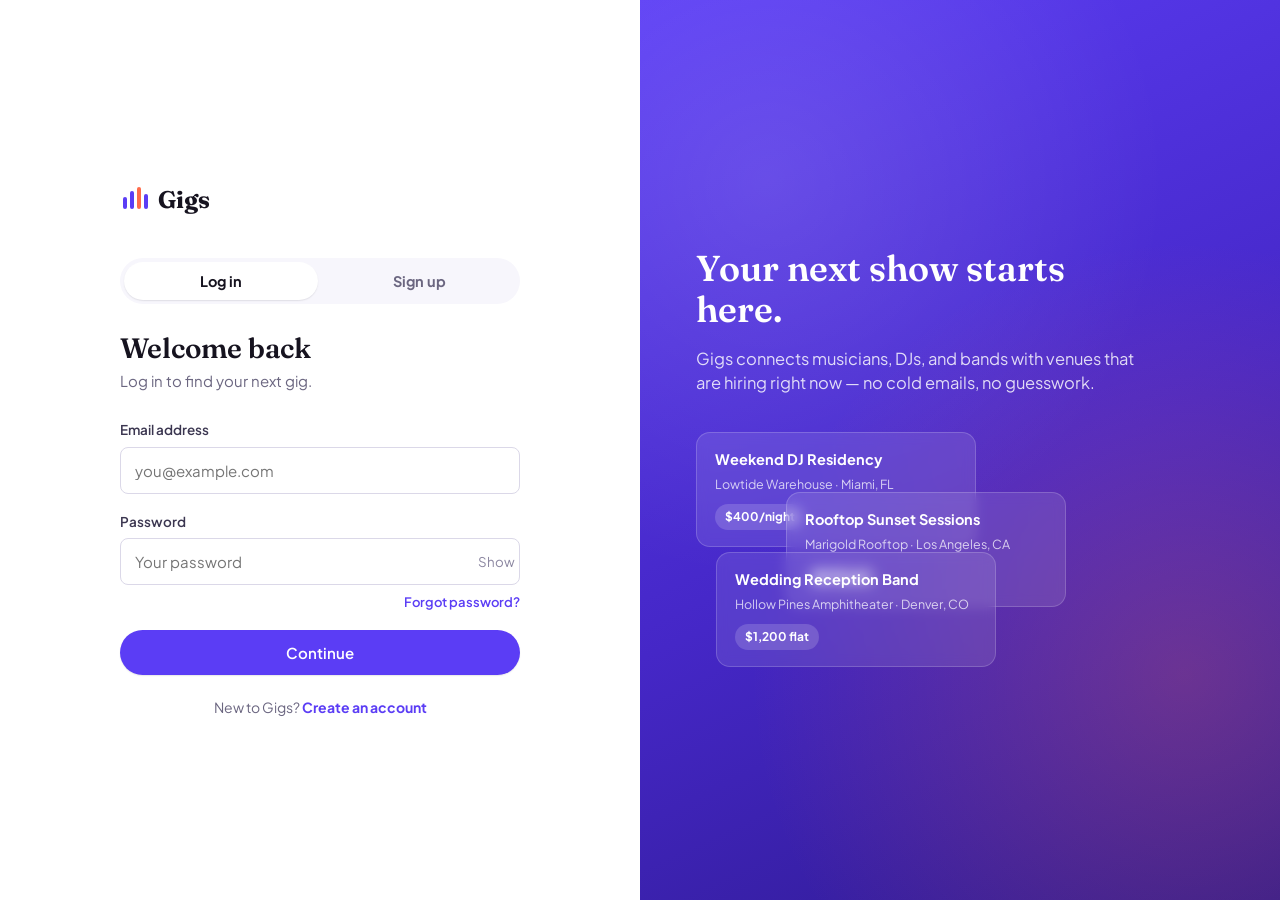
<file: dj-app/index.html>
<!DOCTYPE html>
<html lang="en">
<head>
<meta charset="UTF-8">
<meta name="viewport" content="width=device-width, initial-scale=1.0">
<title>Gigs — Find your next show</title>
<meta name="description" content="Gigs connects musicians, DJs, and bands with venues looking to book live talent.">
<link rel="preconnect" href="https://fonts.googleapis.com">
<link href="https://fonts.googleapis.com/css2?family=Fraunces:ital,wght@0,500;0,600;0,700;1,500&family=Plus+Jakarta+Sans:wght@400;500;600;700;800&display=swap" rel="stylesheet">
<link rel="stylesheet" href="styles.css">
</head>
<body class="auth-page" data-page="auth">

  <section class="auth-form-side">
    <div class="auth-form-wrap">
      <div class="logo" aria-hidden="false">
        <svg width="30" height="30" viewBox="0 0 30 30" fill="none">
          <rect x="3" y="12" width="4" height="12" rx="2" fill="#5B3DF5"/>
          <rect x="10" y="6" width="4" height="18" rx="2" fill="#5B3DF5"/>
          <rect x="17" y="2" width="4" height="22" rx="2" fill="#FF6B4A"/>
          <rect x="24" y="9" width="4" height="15" rx="2" fill="#5B3DF5"/>
        </svg>
        Gigs
      </div>

      <div class="auth-tabs" role="tablist" aria-label="Log in or sign up">
        <button type="button" class="auth-tab active" id="tabLogin" role="tab" aria-selected="true">Log in</button>
        <button type="button" class="auth-tab" id="tabSignup" role="tab" aria-selected="false">Sign up</button>
      </div>

      <!-- LOGIN PANEL -->
      <div class="auth-form-panel active" id="panelLogin">
        <form class="auth-form" id="loginForm" novalidate>
          <h1>Welcome back</h1>
          <span class="subtitle">Log in to find your next gig.</span>

          <div class="field">
            <label for="loginEmail">Email address</label>
            <input type="email" id="loginEmail" name="email" autocomplete="email" placeholder="you@example.com">
            <span class="error-msg">Please enter a valid email.</span>
          </div>

          <div class="field">
            <label for="loginPassword">Password</label>
            <div class="input-group">
              <input type="password" id="loginPassword" name="password" autocomplete="current-password" placeholder="Your password">
              <button type="button" class="input-adornment" data-toggle-password="loginPassword" aria-label="Show password">Show</button>
            </div>
            <span class="error-msg">Please enter your password.</span>
          </div>

          <a href="#" class="forgot-link" onclick="event.preventDefault(); showToast('Password reset isn\'t available in this demo.');">Forgot password?</a>

          <button type="submit" class="btn btn-primary btn-block">Continue</button>
        </form>
        <p class="form-footer-link">New to Gigs? <button type="button" data-switch-mode="signup">Create an account</button></p>
      </div>

      <!-- SIGNUP PANEL -->
      <div class="auth-form-panel" id="panelSignup">
        <form class="auth-form" id="signupForm" novalidate>
          <h1>Create your account</h1>
          <span class="subtitle">It takes less than two minutes to get booking.</span>

          <div class="field">
            <label for="signupEmail">Email address</label>
            <input type="email" id="signupEmail" name="email" autocomplete="email" placeholder="you@example.com">
            <span class="error-msg">Please enter a valid email.</span>
          </div>

          <div class="field">
            <label for="signupPassword">Password</label>
            <div class="input-group">
              <input type="password" id="signupPassword" name="password" autocomplete="new-password" placeholder="At least 8 characters">
              <button type="button" class="input-adornment" data-toggle-password="signupPassword" aria-label="Show password">Show</button>
            </div>
            <div class="strength-meter" id="strengthMeter">
              <div class="bar"></div><div class="bar"></div><div class="bar"></div><div class="bar"></div>
            </div>
            <div class="strength-label" id="strengthLabel"></div>
            <span class="error-msg">Use at least 8 characters.</span>
          </div>

          <button type="submit" class="btn btn-primary btn-block">Create account</button>
        </form>
        <p class="form-footer-link">Already have an account? <button type="button" data-switch-mode="login">Log in</button></p>
      </div>
    </div>
  </section>

  <section class="auth-brand-side" aria-hidden="true">
    <div class="auth-brand-content">
      <h2>Your next show starts here.</h2>
      <p class="lead">Gigs connects musicians, DJs, and bands with venues that are hiring right now — no cold emails, no guesswork.</p>
      <div class="brand-gig-cards">
        <div class="brand-gig-card card-1">
          <div class="bg-title">Weekend DJ Residency</div>
          <div class="bg-meta">Lowtide Warehouse · Miami, FL</div>
          <span class="bg-pay">$400/night</span>
        </div>
        <div class="brand-gig-card card-2">
          <div class="bg-title">Rooftop Sunset Sessions</div>
          <div class="bg-meta">Marigold Rooftop · Los Angeles, CA</div>
          <span class="bg-pay">$275/set</span>
        </div>
        <div class="brand-gig-card card-3">
          <div class="bg-title">Wedding Reception Band</div>
          <div class="bg-meta">Hollow Pines Amphitheater · Denver, CO</div>
          <span class="bg-pay">$1,200 flat</span>
        </div>
      </div>
    </div>
  </section>

<script src="app.js"></script>
</body>
</html>
</file>
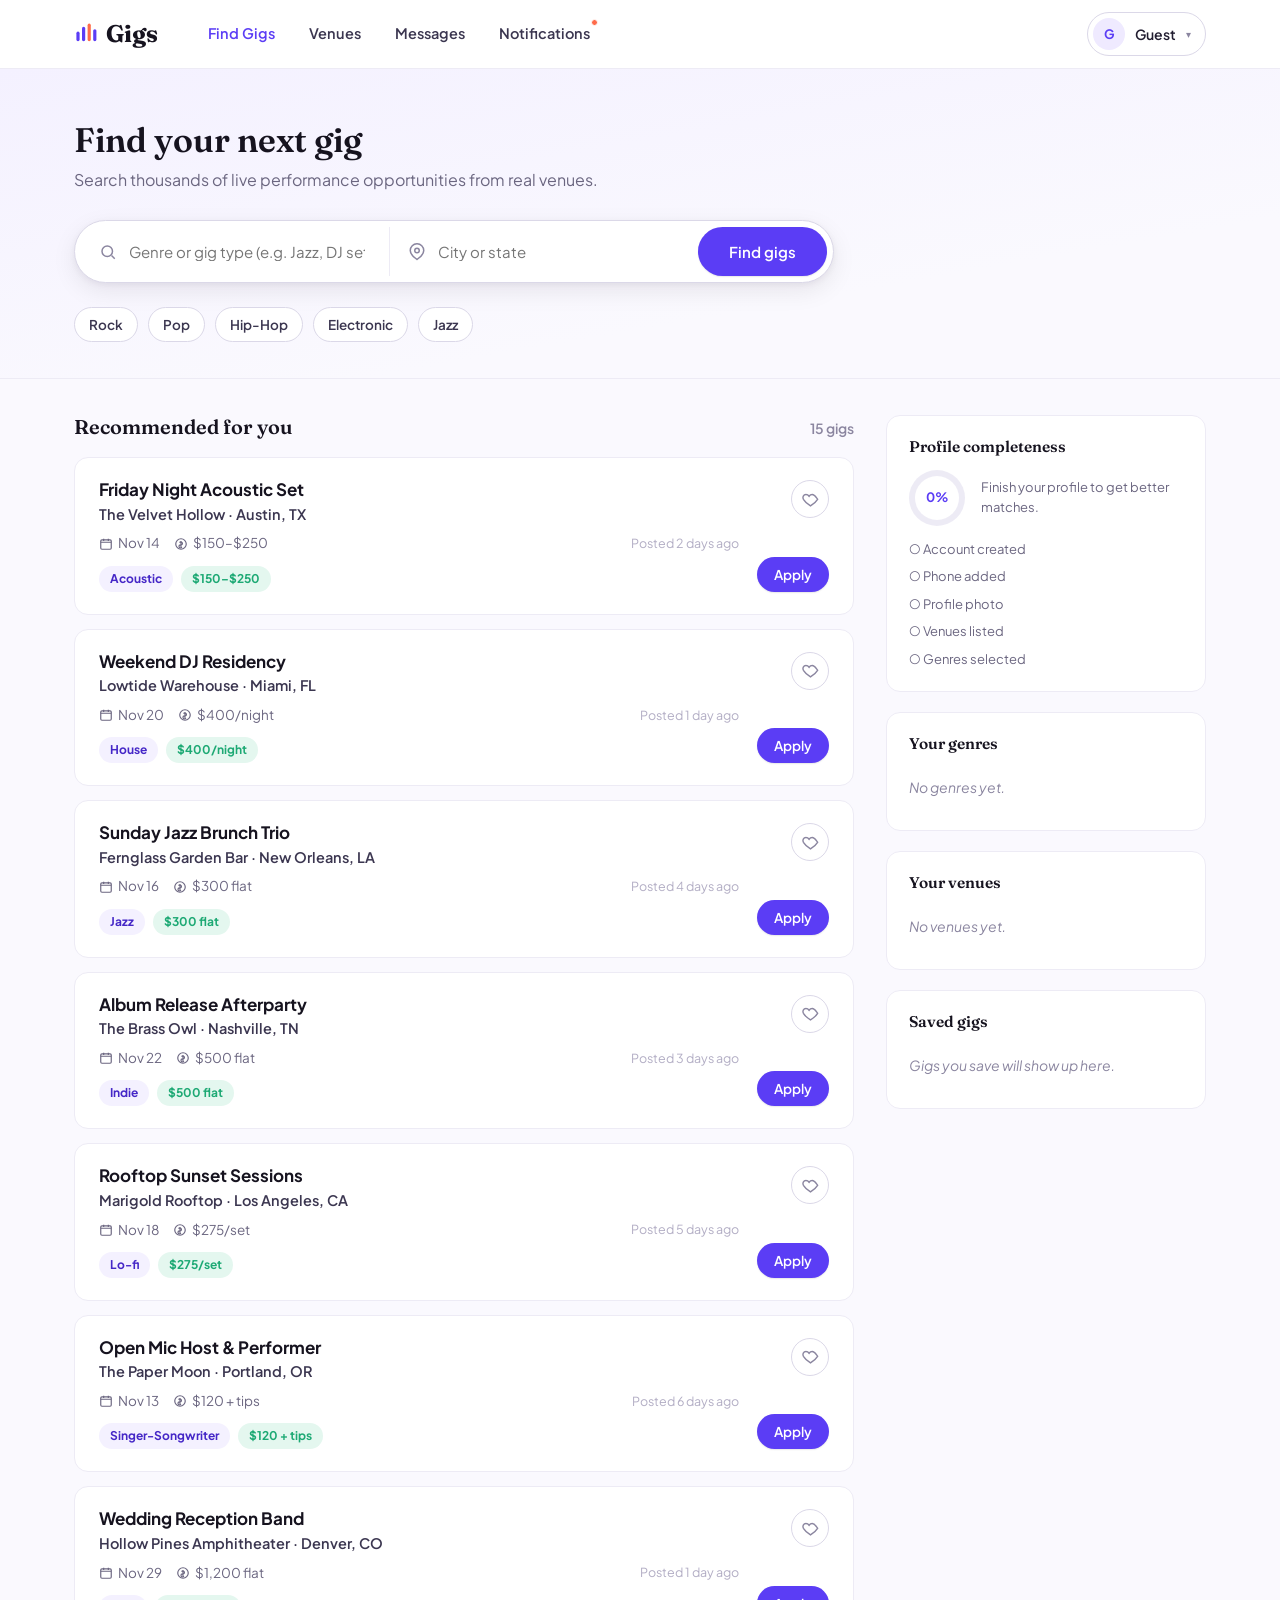
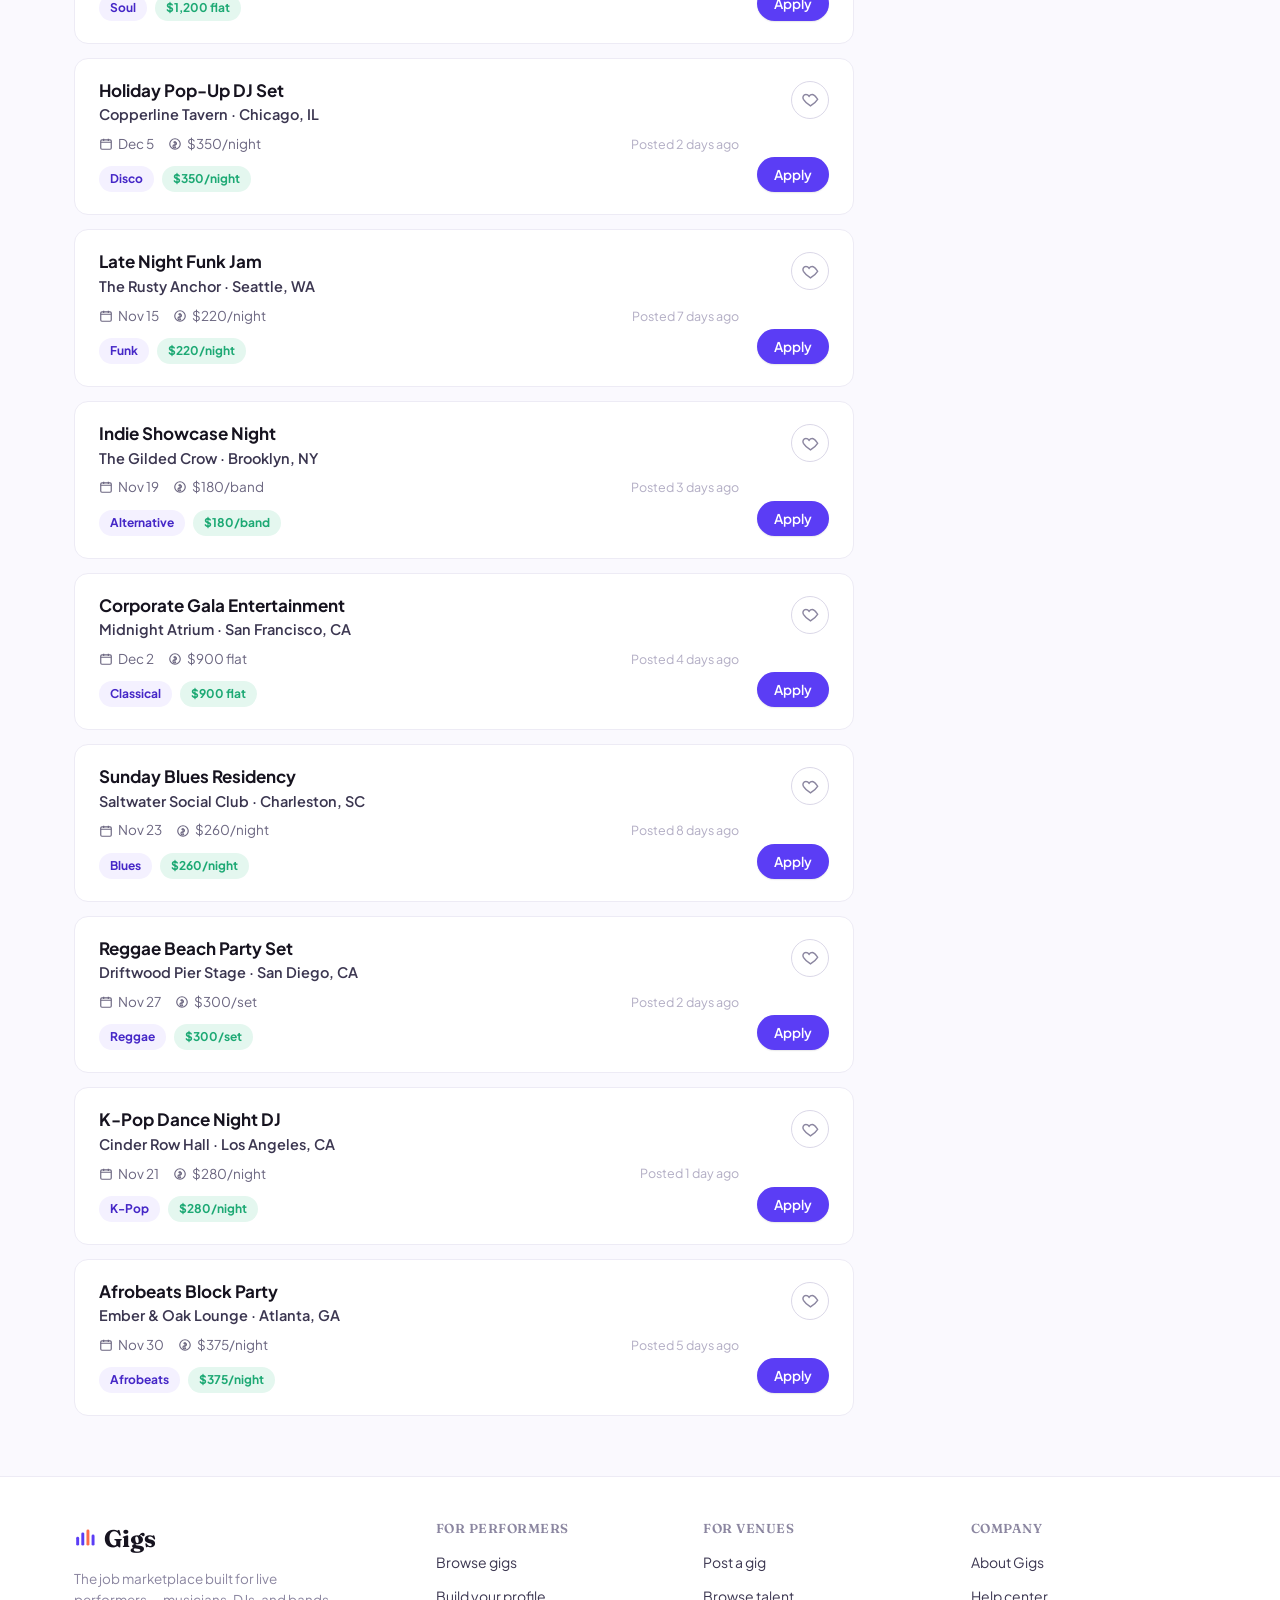
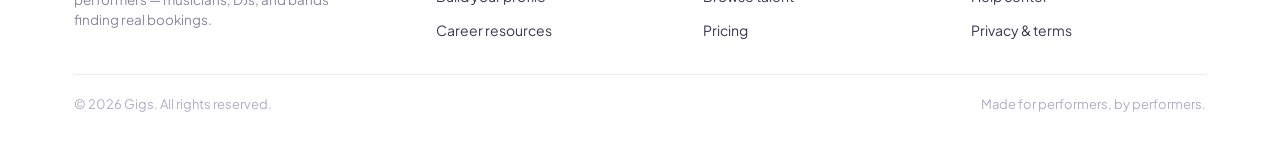
<file: dj-app/home.html>
<!DOCTYPE html>
<html lang="en">
<head>
<meta charset="UTF-8">
<meta name="viewport" content="width=device-width, initial-scale=1.0">
<title>Gigs — Find your next show</title>
<link rel="preconnect" href="https://fonts.googleapis.com">
<link href="https://fonts.googleapis.com/css2?family=Fraunces:ital,wght@0,500;0,600;0,700;1,500&family=Plus+Jakarta+Sans:wght@400;500;600;700;800&display=swap" rel="stylesheet">
<link rel="stylesheet" href="styles.css">
</head>
<body class="home-page" data-page="home">

  <nav class="navbar">
    <div class="container">
      <div class="nav-left">
        <a href="home.html" class="logo">
          <svg width="24" height="24" viewBox="0 0 30 30" fill="none">
            <rect x="3" y="12" width="4" height="12" rx="2" fill="#5B3DF5"/>
            <rect x="10" y="6" width="4" height="18" rx="2" fill="#5B3DF5"/>
            <rect x="17" y="2" width="4" height="22" rx="2" fill="#FF6B4A"/>
            <rect x="24" y="9" width="4" height="15" rx="2" fill="#5B3DF5"/>
          </svg>
          Gigs
        </a>
        <div class="nav-links">
          <a href="home.html" class="nav-link active">Find Gigs</a>
          <a href="#" class="nav-link" onclick="event.preventDefault(); showToast('Venues directory is coming soon.');">Venues</a>
          <a href="#" class="nav-link" onclick="event.preventDefault(); showToast('No new messages.');">Messages</a>
          <a href="#" class="nav-link" onclick="event.preventDefault(); showToast('You\'re all caught up.');">Notifications<span class="badge-dot"></span></a>
        </div>
      </div>
      <div class="nav-right">
        <div class="dropdown-wrap">
          <button type="button" class="avatar-btn" id="avatarBtn" aria-haspopup="true" aria-expanded="false">
            <span id="avatarSlot"></span>
            <span class="name" data-user-name>Guest</span>
            <span class="chevron">▾</span>
          </button>
          <div class="dropdown-menu" id="profileDropdown">
            <button type="button" class="dropdown-item" onclick="showToast('Profile editing isn\'t part of this demo.')">My profile</button>
            <button type="button" class="dropdown-item" onclick="showToast('Settings isn\'t part of this demo.')">Settings</button>
            <div class="dropdown-divider"></div>
            <button type="button" class="dropdown-item" id="signOutBtn">Sign out</button>
          </div>
        </div>
      </div>
    </div>
  </nav>

  <section class="hero">
    <div class="container">
      <h1>Find your next gig</h1>
      <span class="hero-sub">Search thousands of live performance opportunities from real venues.</span>

      <form class="search-bar" id="searchForm">
        <div class="search-field">
          <svg width="18" height="18" viewBox="0 0 24 24" fill="none" stroke="currentColor" stroke-width="2"><circle cx="11" cy="11" r="7"/><path d="M21 21l-4.3-4.3"/></svg>
          <input type="text" id="searchWhat" placeholder="Genre or gig type (e.g. Jazz, DJ set)" aria-label="What">
        </div>
        <div class="search-field">
          <svg width="18" height="18" viewBox="0 0 24 24" fill="none" stroke="currentColor" stroke-width="2"><path d="M21 10c0 6-9 12-9 12s-9-6-9-12a9 9 0 1118 0z"/><circle cx="12" cy="10" r="3"/></svg>
          <input type="text" id="searchWhere" placeholder="City or state" aria-label="Where">
        </div>
        <button type="submit" class="btn btn-primary">Find gigs</button>
      </form>

      <div class="filter-chip-row" id="filterChipRow"></div>
    </div>
  </section>

  <main class="home-main">
    <div class="container home-grid">

      <div class="feed-col">
        <div class="results-head">
          <h2>Recommended for you</h2>
          <span class="results-count" id="resultsCount"></span>
        </div>
        <div class="gig-feed" id="gigFeed"></div>
      </div>

      <aside class="sidebar">
        <div class="side-card">
          <h3>Profile completeness</h3>
          <div class="completeness-ring-row">
            <div class="completeness-ring" id="completenessRing" data-pct="0" style="--pct:0;"></div>
            <span class="completeness-text">Finish your profile to get better matches.</span>
          </div>
          <ul class="completeness-list" id="completenessList"></ul>
        </div>

        <div class="side-card">
          <h3>Your genres</h3>
          <div class="side-chip-wrap" id="sidebarGenres"></div>
        </div>

        <div class="side-card">
          <h3>Your venues</h3>
          <div class="side-chip-wrap" id="sidebarVenues"></div>
        </div>

        <div class="side-card">
          <h3>Saved gigs</h3>
          <div class="saved-mini-list" id="sidebarSaved"></div>
        </div>
      </aside>

    </div>
  </main>

  <footer class="site-footer">
    <div class="container">
      <div class="footer-grid">
        <div class="footer-col footer-brand">
          <div class="logo">
            <svg width="22" height="22" viewBox="0 0 30 30" fill="none">
              <rect x="3" y="12" width="4" height="12" rx="2" fill="#5B3DF5"/>
              <rect x="10" y="6" width="4" height="18" rx="2" fill="#5B3DF5"/>
              <rect x="17" y="2" width="4" height="22" rx="2" fill="#FF6B4A"/>
              <rect x="24" y="9" width="4" height="15" rx="2" fill="#5B3DF5"/>
            </svg>
            Gigs
          </div>
          <p>The job marketplace built for live performers — musicians, DJs, and bands finding real bookings.</p>
        </div>
        <div class="footer-col">
          <h4>For performers</h4>
          <ul>
            <li><a href="#" onclick="event.preventDefault()">Browse gigs</a></li>
            <li><a href="#" onclick="event.preventDefault()">Build your profile</a></li>
            <li><a href="#" onclick="event.preventDefault()">Career resources</a></li>
          </ul>
        </div>
        <div class="footer-col">
          <h4>For venues</h4>
          <ul>
            <li><a href="#" onclick="event.preventDefault()">Post a gig</a></li>
            <li><a href="#" onclick="event.preventDefault()">Browse talent</a></li>
            <li><a href="#" onclick="event.preventDefault()">Pricing</a></li>
          </ul>
        </div>
        <div class="footer-col">
          <h4>Company</h4>
          <ul>
            <li><a href="#" onclick="event.preventDefault()">About Gigs</a></li>
            <li><a href="#" onclick="event.preventDefault()">Help center</a></li>
            <li><a href="#" onclick="event.preventDefault()">Privacy &amp; terms</a></li>
          </ul>
        </div>
      </div>
      <div class="footer-bottom">
        <span>© 2026 Gigs. All rights reserved.</span>
        <span>Made for performers, by performers.</span>
      </div>
    </div>
  </footer>

  <div class="modal-overlay" id="gigModal" aria-hidden="true">
    <div class="modal-card">
      <button type="button" class="modal-close" id="modalCloseBtn" aria-label="Close">&times;</button>
      <div id="modalBody"></div>
    </div>
  </div>

<script src="app.js"></script>
</body>
</html>
</file>
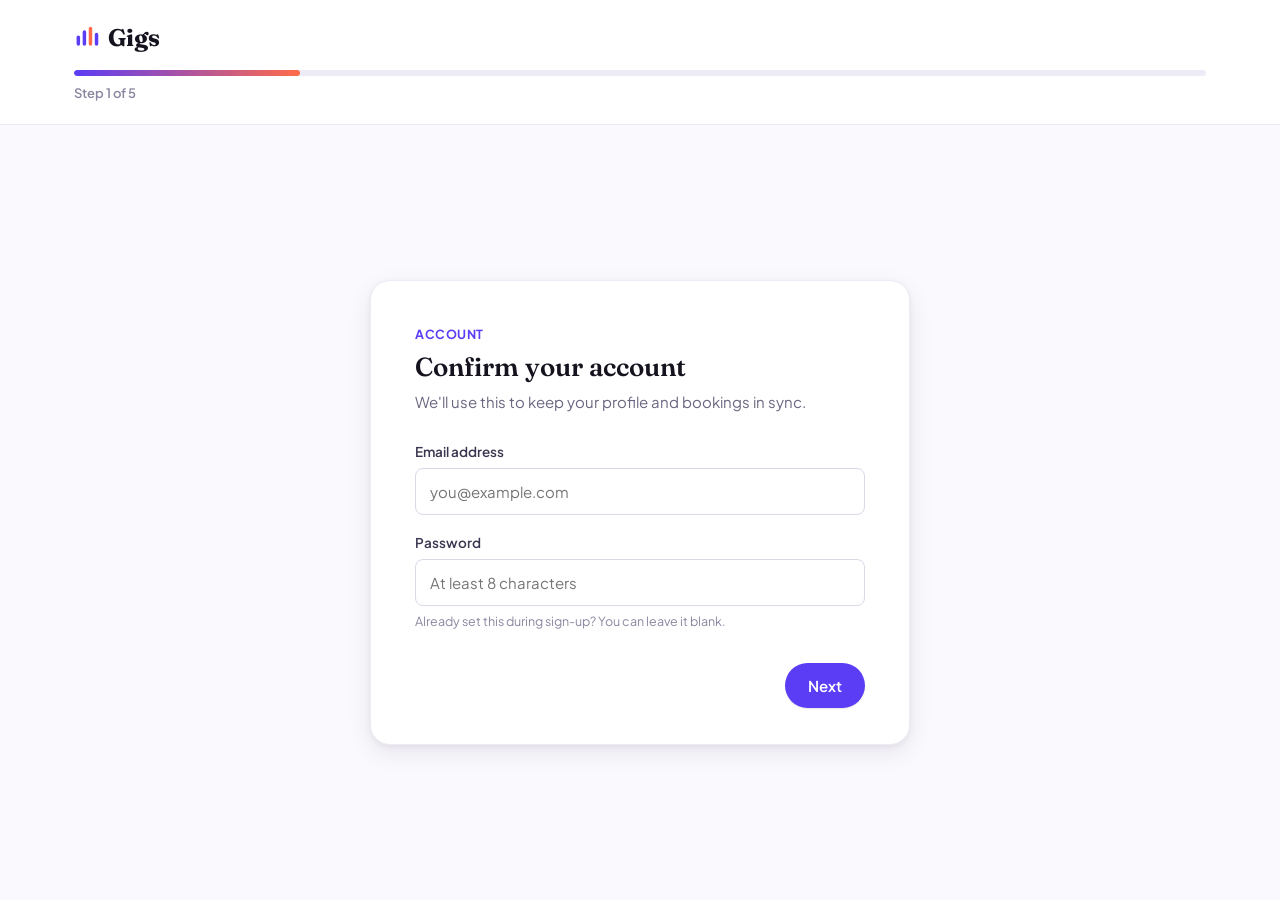
<file: dj-app/onboarding.html>
<!DOCTYPE html>
<html lang="en">
<head>
<meta charset="UTF-8">
<meta name="viewport" content="width=device-width, initial-scale=1.0">
<title>Set up your Gigs profile</title>
<link rel="preconnect" href="https://fonts.googleapis.com">
<link href="https://fonts.googleapis.com/css2?family=Fraunces:ital,wght@0,500;0,600;0,700;1,500&family=Plus+Jakarta+Sans:wght@400;500;600;700;800&display=swap" rel="stylesheet">
<link rel="stylesheet" href="styles.css">
</head>
<body class="onboard-page" data-page="onboarding">

  <header class="onboard-header">
    <div class="container onboard-header-row">
      <div class="logo">
        <svg width="26" height="26" viewBox="0 0 30 30" fill="none">
          <rect x="3" y="12" width="4" height="12" rx="2" fill="#5B3DF5"/>
          <rect x="10" y="6" width="4" height="18" rx="2" fill="#5B3DF5"/>
          <rect x="17" y="2" width="4" height="22" rx="2" fill="#FF6B4A"/>
          <rect x="24" y="9" width="4" height="15" rx="2" fill="#5B3DF5"/>
        </svg>
        Gigs
      </div>
    </div>
    <div class="container">
      <div class="progress-track"><div class="progress-fill" id="progressFill"></div></div>
      <div class="progress-label" id="progressLabel">Step 1 of 5</div>
    </div>
  </header>

  <main class="onboard-body">

    <!-- STEP 1: ACCOUNT -->
    <section class="onboard-step active" id="stepAccount">
      <div class="step-eyebrow">Account</div>
      <h2>Confirm your account</h2>
      <span class="step-sub">We'll use this to keep your profile and bookings in sync.</span>

      <div class="field">
        <label for="onboardEmail">Email address</label>
        <input type="email" id="onboardEmail" autocomplete="email" placeholder="you@example.com">
        <span class="error-msg">Please enter a valid email.</span>
      </div>
      <div class="field">
        <label for="onboardPassword">Password</label>
        <input type="password" id="onboardPassword" autocomplete="new-password" placeholder="At least 8 characters">
        <span class="error-msg">Use at least 8 characters.</span>
        <p class="hint">Already set this during sign-up? You can leave it blank.</p>
      </div>

      <div class="step-actions">
        <span></span>
        <div class="right-actions">
          <button type="button" class="btn btn-primary" id="accountNext">Next</button>
        </div>
      </div>
    </section>

    <!-- STEP 2: PHONE -->
    <section class="onboard-step" id="stepPhone">
      <div class="step-eyebrow">Step 2 of 5</div>
      <h2>What's your phone number?</h2>
      <span class="step-sub">Venues can reach you faster when there's a number on file. Totally optional.</span>

      <div class="field">
        <label for="phoneNumber">Phone number</label>
        <div class="phone-row">
          <select id="countryCode" aria-label="Country code"></select>
          <input type="tel" id="phoneNumber" placeholder="(555) 123-4567" inputmode="tel">
        </div>
      </div>

      <div class="step-actions">
        <button type="button" class="btn btn-secondary" id="phoneBack">Back</button>
        <div class="right-actions">
          <button type="button" class="skip-link" id="phoneSkip">Skip</button>
          <button type="button" class="btn btn-primary" id="phoneNext">Next</button>
        </div>
      </div>
    </section>

    <!-- STEP 3: PHOTO -->
    <section class="onboard-step" id="stepPhoto">
      <div class="step-eyebrow">Step 3 of 5</div>
      <h2>Add a profile picture</h2>
      <span class="step-sub">Venues like putting a face to a booking. Drag a photo in, or click to upload.</span>

      <div class="avatar-upload-zone">
        <div class="avatar-circle" id="avatarCircle" tabindex="0" role="button" aria-label="Upload profile picture">
          <img id="avatarPreview" alt="Your profile picture preview" style="display:none;">
          <div class="avatar-placeholder" id="avatarPlaceholder">
            <svg width="28" height="28" viewBox="0 0 24 24" fill="none" stroke="currentColor" stroke-width="1.8"><path d="M12 15a4 4 0 100-8 4 4 0 000 8z"/><path d="M4 20c0-3.3 3.6-6 8-6s8 2.7 8 6"/></svg>
            <span>Drag &amp; drop or click</span>
          </div>
        </div>
        <input type="file" id="avatarInput" accept="image/*" class="visually-hidden" aria-hidden="true">

        <div class="avatar-zoom-row" id="avatarZoomRow">
          <label for="avatarZoom">Zoom</label>
          <input type="range" id="avatarZoom" min="100" max="200" value="100">
        </div>
      </div>

      <div class="step-actions">
        <button type="button" class="btn btn-secondary" id="photoBack">Back</button>
        <div class="right-actions">
          <button type="button" class="skip-link" id="photoSkip">Skip for now</button>
          <button type="button" class="btn btn-primary" id="photoNext">Next</button>
        </div>
      </div>
    </section>

    <!-- STEP 4: VENUES -->
    <section class="onboard-step" id="stepVenues">
      <div class="step-eyebrow">Step 4 of 5</div>
      <h2>Venues you've performed at</h2>
      <span class="step-sub">Add a few places you've played before. It helps venues trust your experience.</span>

      <div class="chip-input-row">
        <input type="text" id="venueInput" placeholder="e.g. The Velvet Hollow" aria-label="Venue name">
        <button type="button" class="btn btn-secondary" id="venueAddBtn">Add</button>
      </div>
      <div class="chips-wrap" id="venuesWrap"></div>

      <div class="step-actions">
        <button type="button" class="btn btn-secondary" id="venuesBack">Back</button>
        <div class="right-actions">
          <button type="button" class="skip-link" id="venuesSkip">Skip</button>
          <button type="button" class="btn btn-primary" id="venuesNext">Next</button>
        </div>
      </div>
    </section>

    <!-- STEP 5: GENRES -->
    <section class="onboard-step" id="stepGenres">
      <div class="step-eyebrow">Step 5 of 5</div>
      <h2>Your style of music</h2>
      <span class="step-sub">Pick everything that applies — this shapes the gigs we recommend.</span>

      <div class="selected-count-badge" id="selectedCountBadge">No genres selected yet</div>
      <div class="genre-grid" id="genreGrid"></div>

      <div class="field other-genre-field" id="otherGenreField">
        <label for="otherGenreInput">Tell us your genre</label>
        <input type="text" id="otherGenreInput" placeholder="e.g. Shoegaze">
      </div>

      <div class="step-actions">
        <button type="button" class="btn btn-secondary" id="genresBack">Back</button>
        <div class="right-actions">
          <button type="button" class="btn btn-primary" id="genresNext" disabled>Finish</button>
        </div>
      </div>
    </section>

    <!-- FINAL: ALL DONE -->
    <section class="onboard-step" id="stepDone">
      <div class="done-screen">
        <div class="done-check">
          <svg viewBox="0 0 24 24" fill="none" stroke="#1DA974" stroke-width="2.5" stroke-linecap="round" stroke-linejoin="round">
            <path class="check-path" d="M5 13l4 4L19 7"/>
          </svg>
        </div>
        <h2>All done!</h2>
        <span class="step-sub">Your profile is ready. Let's find you a stage.</span>
        <button type="button" class="btn btn-primary" id="goHomeBtn" style="margin-top:12px;">Go to my home page</button>
      </div>
    </section>

  </main>

  <!-- Full-screen transition between Phone and Photo steps -->
  <div class="transition-screen" id="transitionScreen">
    <h2>Let's get you ready</h2>
    <div class="transition-loader" aria-label="Loading"></div>
  </div>

<script src="app.js"></script>
</body>
</html>
</file>
<file: dj-app/styles.css>
/* ============================================================
   Gigs — design system
   Brand font pairing: "Fraunces" (display) + "Plus Jakarta Sans" (UI)
   ============================================================ */

:root {
  --accent: #5B3DF5;
  --accent-dark: #4527C7;
  --accent-light: #EFEAFF;
  --accent-soft: #F4F1FF;
  --coral: #FF6B4A;
  --coral-dark: #E4502F;
  --coral-light: #FFE9E1;

  --ink-900: #16131F;
  --ink-800: #211D30;
  --ink-700: #3B3650;
  --ink-500: #6B6680;
  --ink-400: #8B86A0;
  --ink-300: #B2ADC4;
  --ink-200: #DBD8E8;
  --ink-100: #EDEBF5;
  --ink-50: #F7F6FC;

  --white: #FFFFFF;
  --bg: #FAF9FE;
  --success: #1DA974;
  --success-light: #E4F7EF;
  --danger: #E6453C;
  --danger-light: #FDECEA;
  --warning: #E3A008;

  --radius-sm: 8px;
  --radius-md: 14px;
  --radius-lg: 20px;
  --radius-pill: 999px;

  --shadow-sm: 0 1px 2px rgba(22, 19, 31, 0.06), 0 1px 1px rgba(22, 19, 31, 0.04);
  --shadow-md: 0 8px 24px rgba(22, 19, 31, 0.08), 0 2px 6px rgba(22, 19, 31, 0.05);
  --shadow-lg: 0 20px 48px rgba(22, 19, 31, 0.14), 0 6px 16px rgba(22, 19, 31, 0.08);

  --font-display: "Fraunces", Georgia, serif;
  --font-body: "Plus Jakarta Sans", -apple-system, BlinkMacSystemFont, sans-serif;

  --max-width: 1180px;
}

* { box-sizing: border-box; }

html, body {
  margin: 0;
  padding: 0;
}

body {
  font-family: var(--font-body);
  color: var(--ink-800);
  background: var(--bg);
  line-height: 1.5;
  -webkit-font-smoothing: antialiased;
}

h1, h2, h3, h4 {
  font-family: var(--font-display);
  color: var(--ink-900);
  margin: 0;
  line-height: 1.15;
  font-weight: 600;
}

p { margin: 0; }

a { color: inherit; text-decoration: none; }

button {
  font-family: var(--font-body);
  cursor: pointer;
}

input, select, textarea {
  font-family: var(--font-body);
  font-size: 15px;
}

ul { margin: 0; padding: 0; list-style: none; }

img { max-width: 100%; display: block; }

.container {
  max-width: var(--max-width);
  margin: 0 auto;
  padding: 0 24px;
}

/* Focus states — accessible & visible everywhere */
a:focus-visible,
button:focus-visible,
input:focus-visible,
select:focus-visible,
textarea:focus-visible,
[tabindex]:focus-visible {
  outline: 2px solid var(--accent);
  outline-offset: 2px;
  border-radius: 4px;
}

/* ---------- Buttons ---------- */
.btn {
  display: inline-flex;
  align-items: center;
  justify-content: center;
  gap: 8px;
  font-weight: 600;
  font-size: 15px;
  padding: 12px 22px;
  border-radius: var(--radius-pill);
  border: 1.5px solid transparent;
  transition: transform 0.12s ease, box-shadow 0.12s ease, background 0.15s ease, color 0.15s ease, border-color 0.15s ease;
  white-space: nowrap;
}
.btn:active { transform: translateY(1px); }

.btn-primary {
  background: var(--accent);
  color: var(--white);
  box-shadow: var(--shadow-sm);
}
.btn-primary:hover { background: var(--accent-dark); box-shadow: var(--shadow-md); }
.btn-primary:disabled {
  background: var(--ink-200);
  color: var(--ink-400);
  cursor: not-allowed;
  box-shadow: none;
}

.btn-secondary {
  background: var(--white);
  color: var(--ink-800);
  border-color: var(--ink-200);
}
.btn-secondary:hover { border-color: var(--accent); color: var(--accent); }

.btn-ghost {
  background: transparent;
  color: var(--ink-500);
  border-color: transparent;
}
.btn-ghost:hover { background: var(--ink-50); color: var(--ink-800); }

.btn-block { width: 100%; }
.btn-sm { padding: 8px 16px; font-size: 13.5px; }

/* ---------- Form elements ---------- */
.field { margin-bottom: 18px; }
.field label {
  display: block;
  font-size: 13.5px;
  font-weight: 600;
  color: var(--ink-700);
  margin-bottom: 6px;
}
.field input,
.field select {
  width: 100%;
  padding: 13px 14px;
  border: 1.5px solid var(--ink-200);
  border-radius: var(--radius-sm);
  background: var(--white);
  color: var(--ink-900);
  transition: border-color 0.15s ease, box-shadow 0.15s ease;
}
.field input:focus,
.field select:focus {
  border-color: var(--accent);
  box-shadow: 0 0 0 4px var(--accent-soft);
  outline: none;
}
.field input.invalid { border-color: var(--danger); }
.field .hint {
  font-size: 12.5px;
  color: var(--ink-400);
  margin-top: 6px;
}
.field .error-msg {
  font-size: 12.5px;
  color: var(--danger);
  margin-top: 6px;
  display: none;
}
.field.has-error .error-msg { display: block; }
.field.has-error input { border-color: var(--danger); }

.input-group { position: relative; }
.input-group input { padding-right: 46px; }
.input-group .input-adornment {
  position: absolute;
  right: 6px;
  top: 6px;
  bottom: 6px;
  width: 36px;
  display: flex;
  align-items: center;
  justify-content: center;
  background: none;
  border: none;
  border-radius: var(--radius-sm);
  color: var(--ink-400);
}
.input-group .input-adornment:hover { color: var(--accent); background: var(--accent-soft); }

/* password strength meter */
.strength-meter {
  display: flex;
  gap: 4px;
  margin-top: 8px;
}
.strength-meter .bar {
  height: 4px;
  flex: 1;
  border-radius: 2px;
  background: var(--ink-150, var(--ink-100));
  transition: background 0.2s ease;
}
.strength-label {
  font-size: 12px;
  margin-top: 5px;
  color: var(--ink-400);
  font-weight: 600;
}

/* ---------- Chips ---------- */
.chip {
  display: inline-flex;
  align-items: center;
  gap: 6px;
  padding: 9px 16px;
  border-radius: var(--radius-pill);
  border: 1.5px solid var(--ink-200);
  background: var(--white);
  color: var(--ink-700);
  font-size: 14px;
  font-weight: 600;
  transition: all 0.15s ease;
  user-select: none;
}
.chip:hover { border-color: var(--accent); color: var(--accent); }
.chip.selected {
  background: var(--accent);
  border-color: var(--accent);
  color: var(--white);
}
.chip.removable {
  padding-right: 10px;
}
.chip .chip-remove {
  background: none;
  border: none;
  color: inherit;
  opacity: 0.6;
  font-size: 15px;
  line-height: 1;
  padding: 0 0 0 4px;
}
.chip .chip-remove:hover { opacity: 1; }

/* ---------- Visually hidden ---------- */
.visually-hidden {
  position: absolute;
  width: 1px; height: 1px;
  overflow: hidden;
  clip: rect(0 0 0 0);
  white-space: nowrap;
}

/* ---------- Toast ---------- */
.toast {
  position: fixed;
  bottom: 24px;
  left: 50%;
  transform: translate(-50%, 20px);
  background: var(--ink-900);
  color: var(--white);
  padding: 12px 20px;
  border-radius: var(--radius-sm);
  font-size: 14px;
  font-weight: 600;
  box-shadow: var(--shadow-lg);
  opacity: 0;
  pointer-events: none;
  transition: opacity 0.25s ease, transform 0.25s ease;
  z-index: 999;
}
.toast.show {
  opacity: 1;
  transform: translate(-50%, 0);
}

/* ---------- Logo ---------- */
.logo {
  display: inline-flex;
  align-items: center;
  gap: 8px;
  font-family: var(--font-display);
  font-weight: 700;
  font-size: 24px;
  color: var(--ink-900);
}
.logo svg { flex-shrink: 0; }

/* ============================================================
   AUTH PAGE (index.html)
   ============================================================ */
.auth-page {
  min-height: 100vh;
  display: grid;
  grid-template-columns: 1fr 1fr;
}

.auth-form-side {
  display: flex;
  flex-direction: column;
  justify-content: center;
  padding: 48px 56px;
  background: var(--white);
}

.auth-form-wrap {
  width: 100%;
  max-width: 400px;
  margin: 0 auto;
}

.auth-form-wrap .logo { margin-bottom: 40px; }

.auth-tabs {
  display: flex;
  gap: 4px;
  background: var(--ink-50);
  border-radius: var(--radius-pill);
  padding: 4px;
  margin-bottom: 28px;
}
.auth-tab {
  flex: 1;
  padding: 10px 0;
  text-align: center;
  border-radius: var(--radius-pill);
  border: none;
  background: transparent;
  font-weight: 700;
  font-size: 14.5px;
  color: var(--ink-500);
  transition: all 0.18s ease;
}
.auth-tab.active {
  background: var(--white);
  color: var(--ink-900);
  box-shadow: var(--shadow-sm);
}

.auth-form h1 { font-size: 28px; margin-bottom: 6px; }
.auth-form .subtitle { color: var(--ink-500); font-size: 15px; margin-bottom: 28px; display: block; }

.auth-form-panel { display: none; }
.auth-form-panel.active { display: block; animation: fadeUp 0.28s ease; }

@keyframes fadeUp {
  from { opacity: 0; transform: translateY(6px); }
  to { opacity: 1; transform: translateY(0); }
}

.form-footer-link {
  text-align: center;
  margin-top: 22px;
  font-size: 14px;
  color: var(--ink-500);
}
.form-footer-link button {
  background: none;
  border: none;
  color: var(--accent);
  font-weight: 700;
  padding: 0;
  font-size: 14px;
}
.form-footer-link button:hover { text-decoration: underline; }

.forgot-link {
  display: block;
  text-align: right;
  font-size: 13px;
  color: var(--accent);
  font-weight: 600;
  margin-top: -10px;
  margin-bottom: 18px;
}
.forgot-link:hover { text-decoration: underline; }

.divider-row {
  display: flex;
  align-items: center;
  gap: 12px;
  margin: 24px 0;
  color: var(--ink-300);
  font-size: 12.5px;
  font-weight: 600;
}
.divider-row::before, .divider-row::after {
  content: "";
  flex: 1;
  height: 1px;
  background: var(--ink-150, var(--ink-200));
}

.auth-brand-side {
  position: relative;
  background: linear-gradient(155deg, var(--accent) 0%, #4527C7 55%, #2E1A8F 100%);
  color: var(--white);
  padding: 56px;
  display: flex;
  flex-direction: column;
  justify-content: center;
  overflow: hidden;
}
.auth-brand-side::before {
  content: "";
  position: absolute;
  inset: 0;
  background-image: radial-gradient(circle at 20% 20%, rgba(255,255,255,0.12), transparent 45%),
    radial-gradient(circle at 85% 75%, rgba(255,107,74,0.25), transparent 50%);
  pointer-events: none;
}
.auth-brand-content { position: relative; z-index: 1; max-width: 460px; }
.auth-brand-content h2 {
  color: var(--white);
  font-size: 36px;
  margin-bottom: 16px;
}
.auth-brand-content .lead {
  font-size: 16.5px;
  color: rgba(255,255,255,0.82);
  margin-bottom: 36px;
}

.brand-gig-cards { position: relative; height: 220px; }
.brand-gig-card {
  position: absolute;
  width: 280px;
  background: rgba(255,255,255,0.1);
  border: 1px solid rgba(255,255,255,0.18);
  backdrop-filter: blur(6px);
  border-radius: var(--radius-md);
  padding: 16px 18px;
  animation: floatCard 7s ease-in-out infinite;
}
.brand-gig-card .bg-title { font-weight: 700; font-size: 14.5px; margin-bottom: 4px; }
.brand-gig-card .bg-meta { font-size: 12.5px; color: rgba(255,255,255,0.75); }
.brand-gig-card .bg-pay {
  display: inline-block;
  margin-top: 10px;
  font-size: 12px;
  font-weight: 700;
  background: rgba(255,255,255,0.16);
  padding: 4px 10px;
  border-radius: var(--radius-pill);
}
.brand-gig-card.card-1 { top: 0; left: 0; animation-delay: 0s; }
.brand-gig-card.card-2 { top: 60px; left: 90px; animation-delay: 2.3s; }
.brand-gig-card.card-3 { top: 120px; left: 20px; animation-delay: 4.6s; }

@keyframes floatCard {
  0%, 100% { opacity: 0; transform: translateY(14px) scale(0.98); }
  8%, 30% { opacity: 1; transform: translateY(0) scale(1); }
  38% { opacity: 0; transform: translateY(-10px) scale(0.98); }
  100% { opacity: 0; }
}

@media (max-width: 920px) {
  .auth-page { grid-template-columns: 1fr; }
  .auth-brand-side { display: none; }
  .auth-form-side { padding: 32px 24px; }
}

/* ============================================================
   ONBOARDING (onboarding.html)
   ============================================================ */
.onboard-page {
  min-height: 100vh;
  display: flex;
  flex-direction: column;
  background: var(--bg);
}

.onboard-header {
  padding: 20px 0;
  border-bottom: 1px solid var(--ink-100);
  background: var(--white);
}
.onboard-header-row {
  display: flex;
  align-items: center;
  justify-content: space-between;
}

.progress-track {
  height: 6px;
  background: var(--ink-100);
  border-radius: var(--radius-pill);
  overflow: hidden;
  margin-top: 14px;
}
.progress-fill {
  height: 100%;
  background: linear-gradient(90deg, var(--accent), var(--coral));
  border-radius: var(--radius-pill);
  transition: width 0.4s ease;
  width: 0%;
}
.progress-label {
  font-size: 13px;
  color: var(--ink-400);
  font-weight: 600;
  margin-top: 8px;
}

.onboard-body {
  flex: 1;
  display: flex;
  align-items: center;
  justify-content: center;
  padding: 40px 20px;
  position: relative;
  overflow: hidden;
}

.onboard-step {
  width: 100%;
  max-width: 540px;
  background: var(--white);
  border: 1px solid var(--ink-100);
  border-radius: var(--radius-lg);
  box-shadow: var(--shadow-md);
  padding: 44px 44px 36px;
  display: none;
}
.onboard-step.active {
  display: block;
  animation: slideIn 0.35s ease;
}
@keyframes slideIn {
  from { opacity: 0; transform: translateX(26px); }
  to { opacity: 1; transform: translateX(0); }
}

.onboard-step .step-eyebrow {
  font-size: 12.5px;
  font-weight: 700;
  letter-spacing: 0.04em;
  text-transform: uppercase;
  color: var(--accent);
  margin-bottom: 10px;
}
.onboard-step h2 { font-size: 26px; margin-bottom: 8px; }
.onboard-step .step-sub { color: var(--ink-500); font-size: 15px; margin-bottom: 28px; display: block; }

.step-actions {
  display: flex;
  justify-content: space-between;
  align-items: center;
  margin-top: 32px;
  gap: 12px;
}
.step-actions .right-actions { display: flex; gap: 10px; align-items: center; }

.skip-link {
  background: none;
  border: none;
  color: var(--ink-400);
  font-weight: 700;
  font-size: 14px;
  padding: 10px 6px;
}
.skip-link:hover { color: var(--ink-700); text-decoration: underline; }

/* phone step */
.phone-row { display: flex; gap: 10px; }
.phone-row select { width: 120px; flex-shrink: 0; }

/* transition screen */
.transition-screen {
  position: fixed;
  inset: 0;
  background: linear-gradient(160deg, var(--accent) 0%, #4527C7 50%, var(--coral-dark) 120%);
  display: none;
  align-items: center;
  justify-content: center;
  flex-direction: column;
  color: var(--white);
  z-index: 500;
  text-align: center;
}
.transition-screen.active {
  display: flex;
  animation: fadeIn 0.4s ease;
}
@keyframes fadeIn { from { opacity: 0; } to { opacity: 1; } }

.transition-screen h2 {
  color: var(--white);
  font-size: 34px;
  margin-bottom: 20px;
  animation: scaleIn 0.6s ease;
}
@keyframes scaleIn {
  from { opacity: 0; transform: scale(0.85); }
  to { opacity: 1; transform: scale(1); }
}

.transition-loader {
  width: 46px;
  height: 46px;
  border-radius: 50%;
  border: 3px solid rgba(255,255,255,0.25);
  border-top-color: var(--white);
  animation: spin 0.9s linear infinite;
}
@keyframes spin { to { transform: rotate(360deg); } }

/* profile picture upload */
.avatar-upload-zone {
  display: flex;
  flex-direction: column;
  align-items: center;
  gap: 16px;
}
.avatar-circle {
  width: 160px;
  height: 160px;
  border-radius: 50%;
  border: 2.5px dashed var(--ink-200);
  background: var(--ink-50);
  display: flex;
  align-items: center;
  justify-content: center;
  position: relative;
  overflow: hidden;
  cursor: pointer;
  transition: border-color 0.2s ease, background 0.2s ease;
}
.avatar-circle:hover, .avatar-circle.dragover {
  border-color: var(--accent);
  background: var(--accent-soft);
}
.avatar-circle img {
  width: 100%;
  height: 100%;
  object-fit: cover;
  position: absolute;
  inset: 0;
}
.avatar-placeholder {
  display: flex;
  flex-direction: column;
  align-items: center;
  gap: 6px;
  color: var(--ink-400);
  font-size: 12.5px;
  font-weight: 600;
  text-align: center;
  padding: 0 20px;
}
.avatar-zoom-row {
  width: 100%;
  max-width: 260px;
  display: none;
  flex-direction: column;
  gap: 6px;
  align-items: center;
}
.avatar-zoom-row.show { display: flex; }
.avatar-zoom-row label { font-size: 12.5px; color: var(--ink-500); font-weight: 600; }
.avatar-zoom-row input[type="range"] { width: 100%; accent-color: var(--accent); }

/* venue chips step */
.chip-input-row { display: flex; gap: 10px; margin-bottom: 18px; }
.chip-input-row input { flex: 1; }
.chips-wrap {
  display: flex;
  flex-wrap: wrap;
  gap: 10px;
  min-height: 46px;
}
.empty-state {
  color: var(--ink-400);
  font-size: 14px;
  font-style: italic;
  padding: 10px 0;
}

/* genre grid step */
.selected-count-badge {
  display: inline-block;
  background: var(--accent-soft);
  color: var(--accent);
  font-size: 12.5px;
  font-weight: 700;
  padding: 5px 12px;
  border-radius: var(--radius-pill);
  margin-bottom: 18px;
}
.genre-grid {
  display: grid;
  grid-template-columns: repeat(auto-fill, minmax(118px, 1fr));
  gap: 10px;
  max-height: 340px;
  overflow-y: auto;
  padding: 2px;
  margin-bottom: 6px;
}
.genre-grid .chip { width: 100%; justify-content: center; }
.other-genre-field { display: none; margin-top: 16px; }
.other-genre-field.show { display: block; }

/* all-done screen */
.done-screen {
  text-align: center;
  padding: 20px 0;
}
.done-check {
  width: 92px;
  height: 92px;
  border-radius: 50%;
  background: var(--success-light);
  display: flex;
  align-items: center;
  justify-content: center;
  margin: 0 auto 24px;
}
.done-check svg { width: 46px; height: 46px; }
.done-check .check-path {
  stroke-dasharray: 48;
  stroke-dashoffset: 48;
  animation: drawCheck 0.5s ease forwards 0.2s;
}
@keyframes drawCheck { to { stroke-dashoffset: 0; } }

.confetti-piece {
  position: fixed;
  top: -20px;
  width: 9px;
  height: 14px;
  opacity: 0.9;
  z-index: 600;
  animation: confettiFall linear forwards;
}
@keyframes confettiFall {
  to { transform: translateY(110vh) rotate(540deg); opacity: 0.3; }
}

@media (max-width: 640px) {
  .onboard-step { padding: 32px 24px 28px; }
  .phone-row { flex-direction: column; }
  .phone-row select { width: 100%; }
}

/* ============================================================
   HOME PAGE (home.html)
   ============================================================ */
.home-page { background: var(--bg); min-height: 100vh; }

.navbar {
  background: var(--white);
  border-bottom: 1px solid var(--ink-100);
  position: sticky;
  top: 0;
  z-index: 100;
}
.navbar .container {
  display: flex;
  align-items: center;
  justify-content: space-between;
  height: 68px;
  gap: 24px;
}
.nav-left { display: flex; align-items: center; gap: 36px; }
.nav-links { display: flex; gap: 6px; }
.nav-link {
  padding: 10px 14px;
  border-radius: var(--radius-sm);
  font-weight: 600;
  font-size: 14.5px;
  color: var(--ink-600, var(--ink-700));
  position: relative;
}
.nav-link:hover { background: var(--ink-50); color: var(--ink-900); }
.nav-link.active { color: var(--accent); }
.nav-link .badge-dot {
  position: absolute;
  top: 6px; right: 6px;
  width: 7px; height: 7px;
  background: var(--coral);
  border-radius: 50%;
  border: 1.5px solid var(--white);
}

.nav-right { display: flex; align-items: center; gap: 14px; }

.avatar-btn {
  display: flex;
  align-items: center;
  gap: 10px;
  background: none;
  border: 1.5px solid var(--ink-150, var(--ink-200));
  border-radius: var(--radius-pill);
  padding: 5px 14px 5px 5px;
}
.avatar-btn:hover { border-color: var(--accent); }
.avatar-img, .avatar-fallback {
  width: 32px; height: 32px;
  border-radius: 50%;
  object-fit: cover;
  background: var(--accent-light);
  color: var(--accent);
  display: flex; align-items: center; justify-content: center;
  font-weight: 700; font-size: 13px;
  flex-shrink: 0;
}
.avatar-btn .name { font-weight: 600; font-size: 14px; color: var(--ink-800); }
.avatar-btn .chevron { color: var(--ink-400); font-size: 10px; }

.dropdown-wrap { position: relative; }
.dropdown-menu {
  position: absolute;
  top: calc(100% + 10px);
  right: 0;
  background: var(--white);
  border: 1px solid var(--ink-100);
  border-radius: var(--radius-md);
  box-shadow: var(--shadow-lg);
  width: 220px;
  padding: 8px;
  display: none;
  z-index: 200;
}
.dropdown-menu.open { display: block; animation: fadeUp 0.18s ease; }
.dropdown-item {
  display: flex;
  align-items: center;
  gap: 10px;
  width: 100%;
  padding: 10px 12px;
  border-radius: var(--radius-sm);
  background: none;
  border: none;
  text-align: left;
  font-size: 14px;
  font-weight: 600;
  color: var(--ink-700);
}
.dropdown-item:hover { background: var(--ink-50); color: var(--accent); }
.dropdown-divider { height: 1px; background: var(--ink-100); margin: 6px 4px; }

/* hero */
.hero {
  background: linear-gradient(170deg, var(--accent-soft) 0%, var(--bg) 70%);
  padding: 52px 0 36px;
  border-bottom: 1px solid var(--ink-100);
}
.hero h1 { font-size: 34px; margin-bottom: 8px; }
.hero .hero-sub { color: var(--ink-500); font-size: 16px; margin-bottom: 28px; display: block; }

.search-bar {
  background: var(--white);
  border: 1.5px solid var(--ink-150, var(--ink-200));
  border-radius: var(--radius-pill);
  box-shadow: var(--shadow-md);
  display: flex;
  align-items: stretch;
  padding: 6px;
  gap: 4px;
  max-width: 760px;
}
.search-field {
  flex: 1;
  display: flex;
  align-items: center;
  gap: 10px;
  padding: 10px 18px;
  position: relative;
}
.search-field + .search-field { border-left: 1px solid var(--ink-100); }
.search-field svg { color: var(--ink-400); flex-shrink: 0; }
.search-field input {
  border: none;
  outline: none;
  width: 100%;
  font-size: 15px;
  background: transparent;
  color: var(--ink-900);
}
.search-bar .btn-primary { flex-shrink: 0; padding: 14px 30px; }

.filter-chip-row {
  display: flex;
  gap: 10px;
  flex-wrap: wrap;
  margin-top: 24px;
}
.filter-chip-row .chip { font-size: 13.5px; padding: 8px 14px; }

/* main layout */
.home-main {
  padding: 36px 0 60px;
}
.home-grid {
  display: grid;
  grid-template-columns: 1fr 320px;
  gap: 32px;
  align-items: start;
}

.results-head {
  display: flex;
  align-items: baseline;
  justify-content: space-between;
  margin-bottom: 18px;
}
.results-head h2 { font-size: 20px; }
.results-count { color: var(--ink-400); font-size: 14px; font-weight: 600; }

.gig-feed { display: flex; flex-direction: column; gap: 14px; }

.gig-card {
  background: var(--white);
  border: 1px solid var(--ink-100);
  border-radius: var(--radius-md);
  padding: 22px 24px;
  display: flex;
  justify-content: space-between;
  gap: 18px;
  transition: box-shadow 0.18s ease, border-color 0.18s ease;
  cursor: pointer;
}
.gig-card:hover { box-shadow: var(--shadow-md); border-color: var(--ink-150, var(--ink-200)); }

.gig-card-main { flex: 1; min-width: 0; }
.gig-title { font-size: 17px; font-weight: 700; color: var(--ink-900); margin-bottom: 4px; font-family: var(--font-body); }
.gig-venue { font-size: 14.5px; color: var(--ink-700); font-weight: 600; margin-bottom: 8px; }
.gig-meta-row {
  display: flex;
  flex-wrap: wrap;
  gap: 14px;
  font-size: 13.5px;
  color: var(--ink-500);
  margin-bottom: 12px;
}
.gig-meta-row span { display: inline-flex; align-items: center; gap: 5px; }
.gig-tags { display: flex; gap: 8px; flex-wrap: wrap; align-items: center; }
.tag-genre {
  background: var(--accent-soft);
  color: var(--accent-dark);
  font-size: 12px;
  font-weight: 700;
  padding: 4px 11px;
  border-radius: var(--radius-pill);
}
.tag-pay {
  background: var(--success-light);
  color: var(--success);
  font-size: 12px;
  font-weight: 700;
  padding: 4px 11px;
  border-radius: var(--radius-pill);
}
.posted-time { font-size: 12.5px; color: var(--ink-300); margin-left: auto; }

.gig-card-actions {
  display: flex;
  flex-direction: column;
  gap: 10px;
  align-items: flex-end;
  justify-content: space-between;
  flex-shrink: 0;
}
.save-btn {
  background: none;
  border: 1.5px solid var(--ink-150, var(--ink-200));
  border-radius: 50%;
  width: 38px; height: 38px;
  display: flex; align-items: center; justify-content: center;
  color: var(--ink-400);
  transition: all 0.15s ease;
}
.save-btn:hover { border-color: var(--coral); color: var(--coral); }
.save-btn.saved { background: var(--coral-light); border-color: var(--coral); color: var(--coral-dark); }
.save-btn svg { width: 17px; height: 17px; }

.no-results {
  background: var(--white);
  border: 1px dashed var(--ink-200);
  border-radius: var(--radius-md);
  padding: 50px 24px;
  text-align: center;
  color: var(--ink-500);
}
.no-results h3 { margin-bottom: 8px; }

/* sidebar */
.sidebar { display: flex; flex-direction: column; gap: 20px; position: sticky; top: 92px; }
.side-card {
  background: var(--white);
  border: 1px solid var(--ink-100);
  border-radius: var(--radius-md);
  padding: 22px;
}
.side-card h3 { font-size: 15.5px; margin-bottom: 14px; }
.side-card h3 small { color: var(--ink-400); font-weight: 600; font-size: 12.5px; }

.completeness-ring-row { display: flex; align-items: center; gap: 16px; margin-bottom: 14px; }
.completeness-ring {
  width: 56px; height: 56px;
  border-radius: 50%;
  display: flex; align-items: center; justify-content: center;
  font-weight: 700; font-size: 13px;
  color: var(--accent);
  background: conic-gradient(var(--accent) calc(var(--pct, 0) * 1%), var(--ink-100) 0);
  flex-shrink: 0;
}
.completeness-ring::before {
  content: attr(data-pct) "%";
  width: 44px; height: 44px;
  background: var(--white);
  border-radius: 50%;
  display: flex; align-items: center; justify-content: center;
}
.completeness-text { font-size: 13px; color: var(--ink-500); }
.completeness-list { display: flex; flex-direction: column; gap: 8px; font-size: 13px; color: var(--ink-500); }
.completeness-list li { display: flex; align-items: center; gap: 8px; }
.completeness-list .done { color: var(--success); }

.side-chip-wrap { display: flex; flex-wrap: wrap; gap: 8px; }
.side-chip-wrap .chip { font-size: 12.5px; padding: 6px 12px; cursor: default; }
.side-chip-wrap .chip:hover { border-color: var(--ink-200); color: var(--ink-700); }

.saved-mini-list { display: flex; flex-direction: column; gap: 10px; }
.saved-mini-item {
  display: flex; justify-content: space-between; align-items: center;
  font-size: 13px; padding: 8px 0; border-bottom: 1px solid var(--ink-100);
}
.saved-mini-item:last-child { border-bottom: none; }
.saved-mini-item .smi-title { font-weight: 600; color: var(--ink-800); }
.saved-mini-item .smi-venue { color: var(--ink-400); font-size: 12px; }

/* modal */
.modal-overlay {
  position: fixed; inset: 0;
  background: rgba(22,19,31,0.5);
  display: none;
  align-items: center; justify-content: center;
  padding: 20px;
  z-index: 800;
}
.modal-overlay.open { display: flex; animation: fadeIn 0.2s ease; }
.modal-card {
  background: var(--white);
  border-radius: var(--radius-lg);
  max-width: 560px;
  width: 100%;
  max-height: 86vh;
  overflow-y: auto;
  padding: 36px;
  position: relative;
  box-shadow: var(--shadow-lg);
  animation: fadeUp 0.22s ease;
}
.modal-close {
  position: absolute;
  top: 18px; right: 18px;
  background: var(--ink-50);
  border: none;
  width: 34px; height: 34px;
  border-radius: 50%;
  color: var(--ink-500);
  font-size: 16px;
}
.modal-close:hover { background: var(--ink-100); color: var(--ink-900); }
.modal-card h2 { font-size: 23px; margin-bottom: 6px; padding-right: 30px; }
.modal-venue { font-size: 15px; font-weight: 600; color: var(--ink-700); margin-bottom: 16px; display: block; }
.modal-meta-grid {
  display: grid;
  grid-template-columns: repeat(2, 1fr);
  gap: 14px;
  margin-bottom: 20px;
  padding: 16px;
  background: var(--ink-50);
  border-radius: var(--radius-sm);
}
.modal-meta-grid div { font-size: 13px; }
.modal-meta-grid .mm-label { color: var(--ink-400); font-weight: 600; margin-bottom: 2px; }
.modal-meta-grid .mm-value { color: var(--ink-900); font-weight: 700; }
.modal-desc { color: var(--ink-700); font-size: 14.5px; line-height: 1.65; margin-bottom: 24px; }
.modal-actions { display: flex; gap: 12px; }

/* footer */
.site-footer {
  background: var(--white);
  border-top: 1px solid var(--ink-100);
  padding: 44px 0 28px;
}
.footer-grid {
  display: grid;
  grid-template-columns: 1.4fr 1fr 1fr 1fr;
  gap: 32px;
  margin-bottom: 32px;
}
.footer-col h4 { font-size: 13px; color: var(--ink-400); text-transform: uppercase; letter-spacing: 0.04em; margin-bottom: 14px; }
.footer-col ul { display: flex; flex-direction: column; gap: 10px; }
.footer-col a { font-size: 14px; color: var(--ink-600, var(--ink-700)); }
.footer-col a:hover { color: var(--accent); }
.footer-brand p { color: var(--ink-400); font-size: 13.5px; margin-top: 12px; max-width: 260px; }
.footer-bottom {
  border-top: 1px solid var(--ink-100);
  padding-top: 20px;
  font-size: 13px;
  color: var(--ink-300);
  display: flex;
  justify-content: space-between;
  flex-wrap: wrap;
  gap: 10px;
}

@media (max-width: 980px) {
  .home-grid { grid-template-columns: 1fr; }
  .sidebar { position: static; order: -1; }
  .nav-links { display: none; }
  .footer-grid { grid-template-columns: 1fr 1fr; }
}

@media (max-width: 640px) {
  .navbar .container { height: auto; padding: 12px 20px; flex-wrap: wrap; row-gap: 10px; }
  .hero h1 { font-size: 26px; }
  .search-bar { flex-direction: column; border-radius: var(--radius-md); }
  .search-field + .search-field { border-left: none; border-top: 1px solid var(--ink-100); }
  .search-bar .btn-primary { margin: 6px; }
  .gig-card { flex-direction: column; }
  .gig-card-actions { flex-direction: row; width: 100%; justify-content: space-between; }
  .avatar-btn .name { display: none; }
  .footer-grid { grid-template-columns: 1fr; gap: 24px; }
}
</file>
